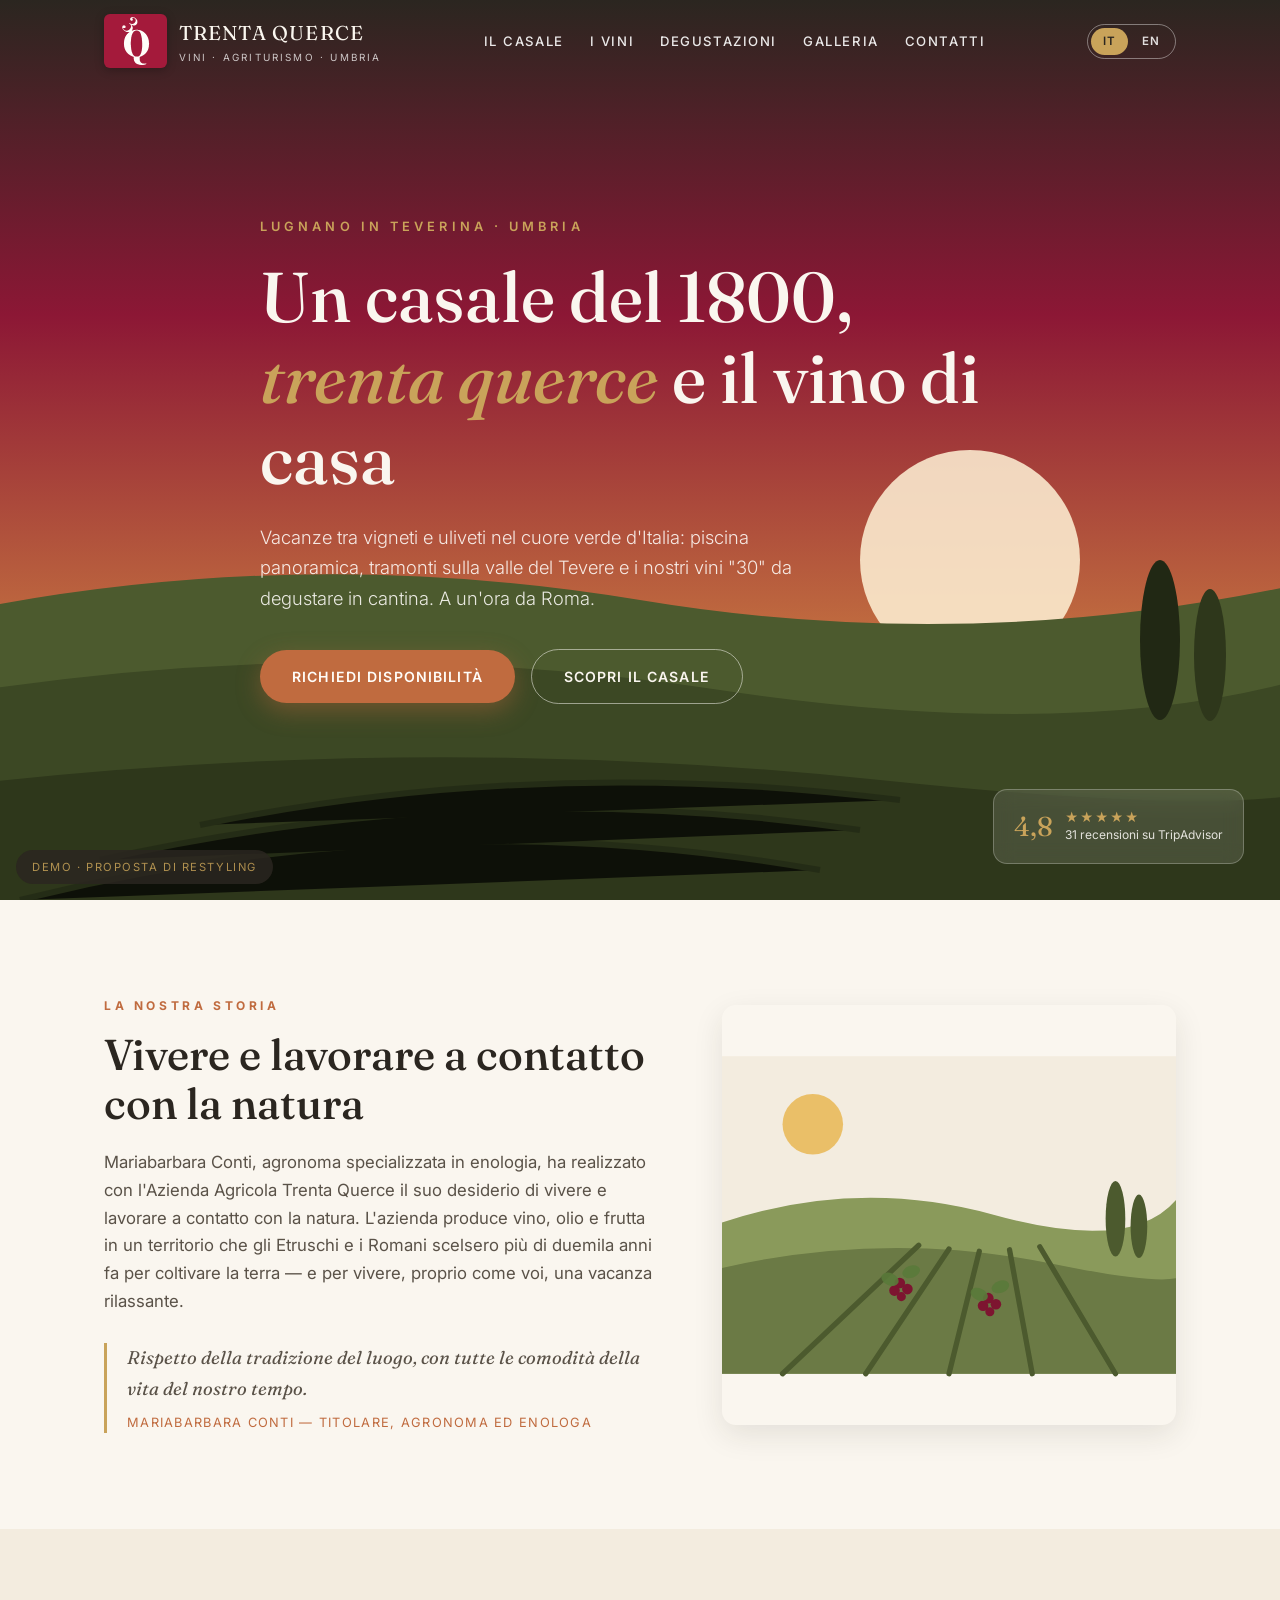
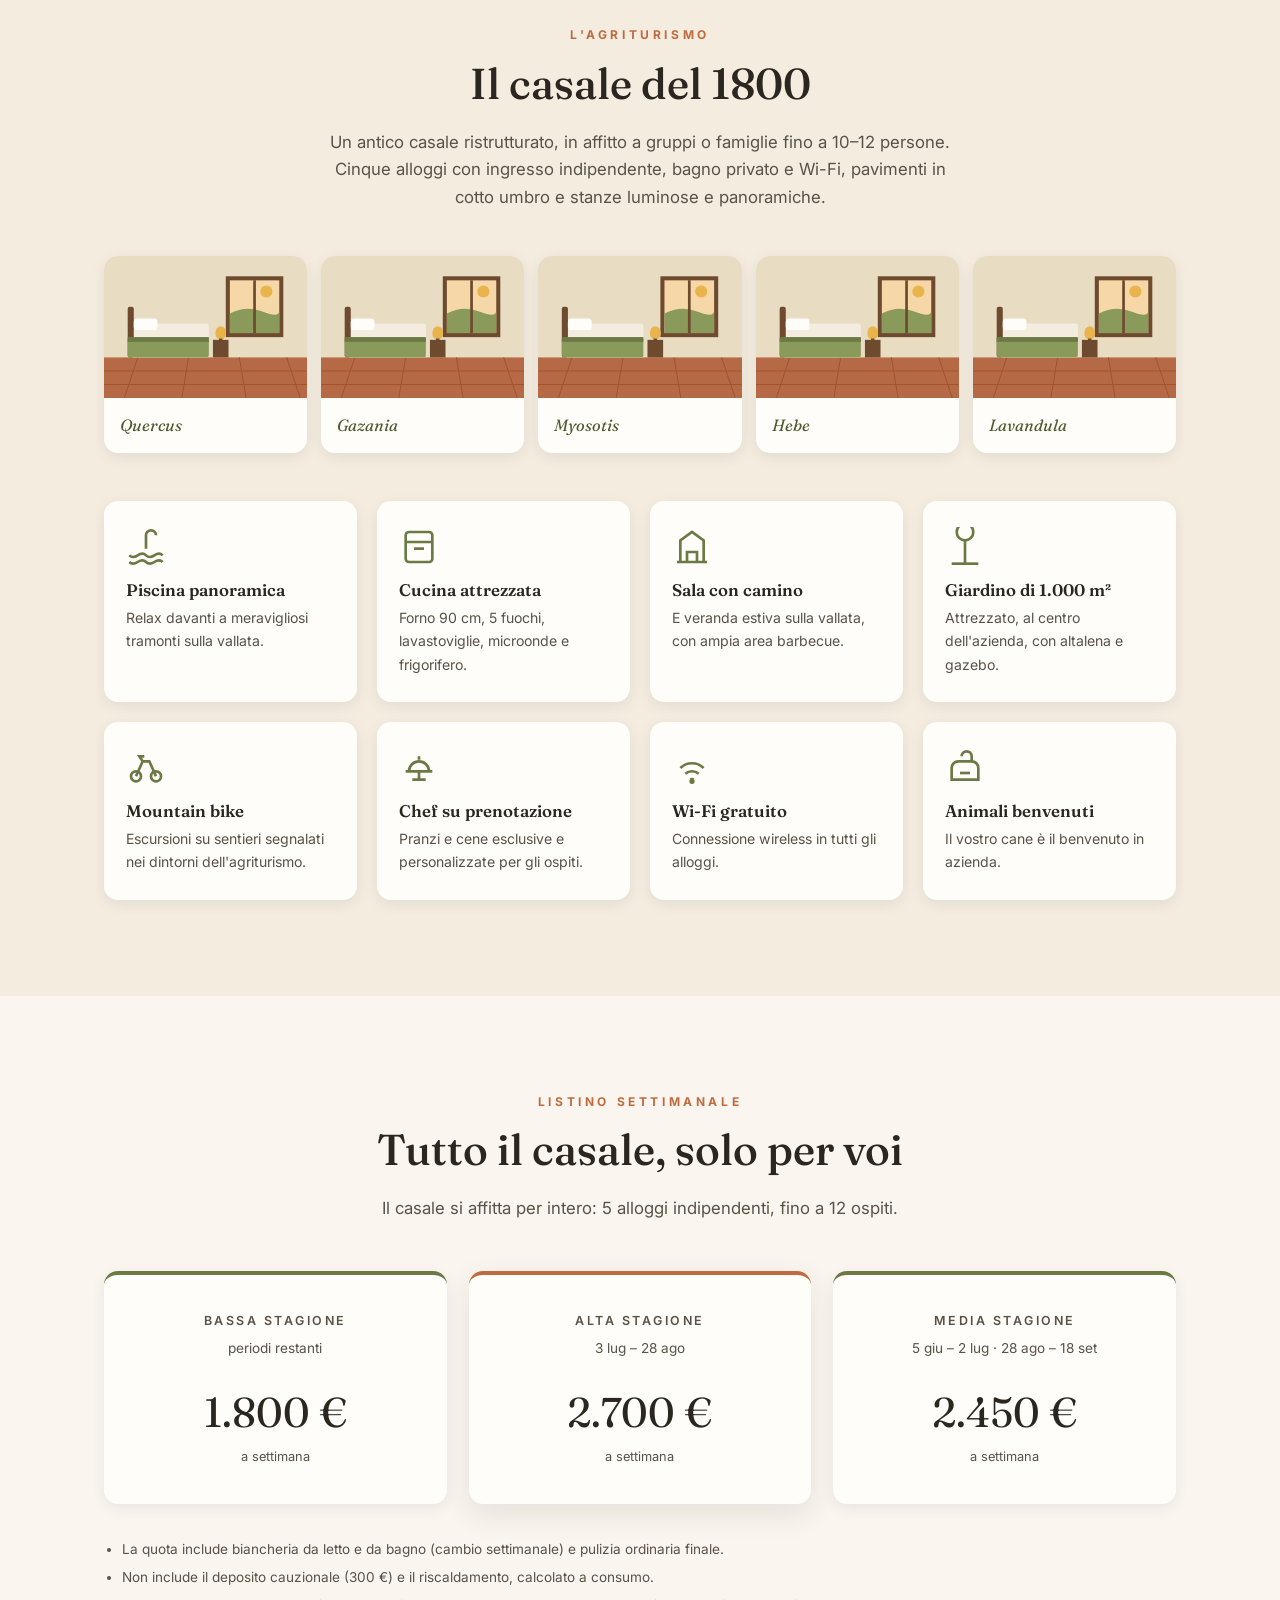
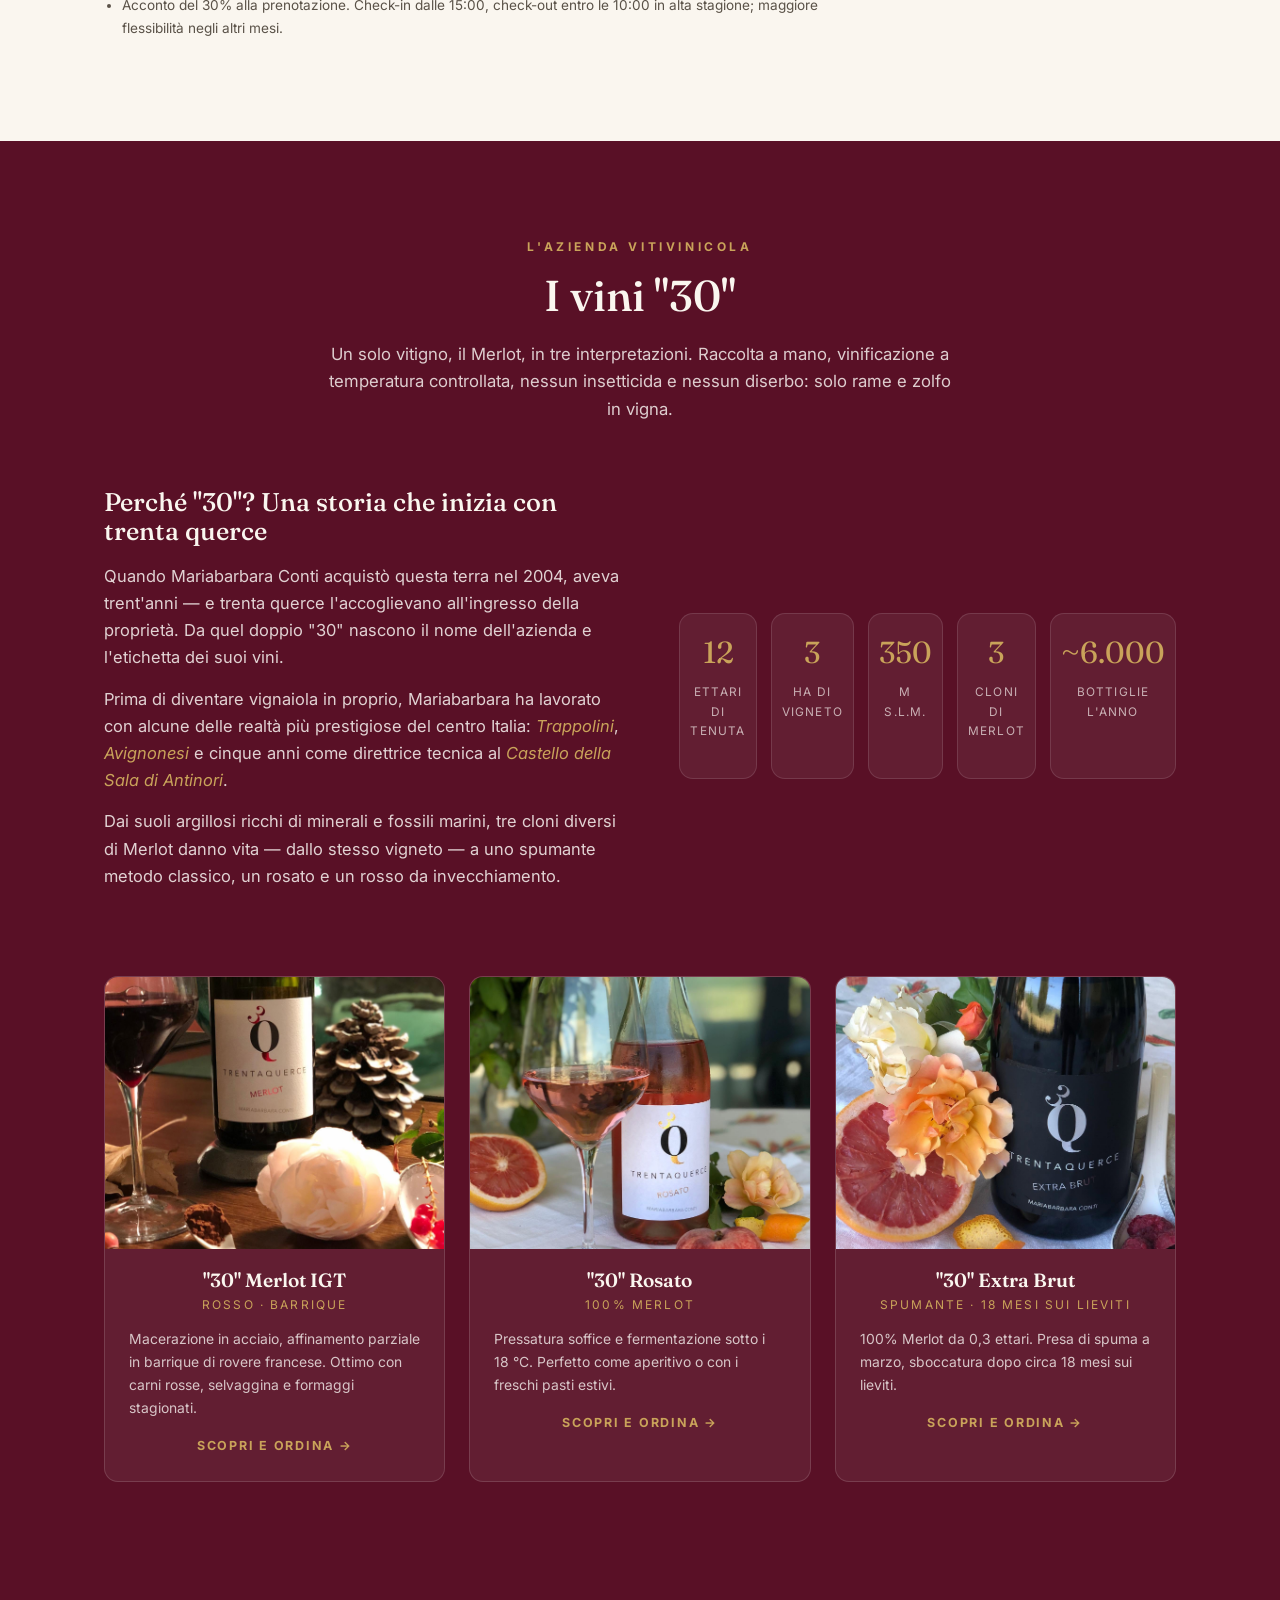
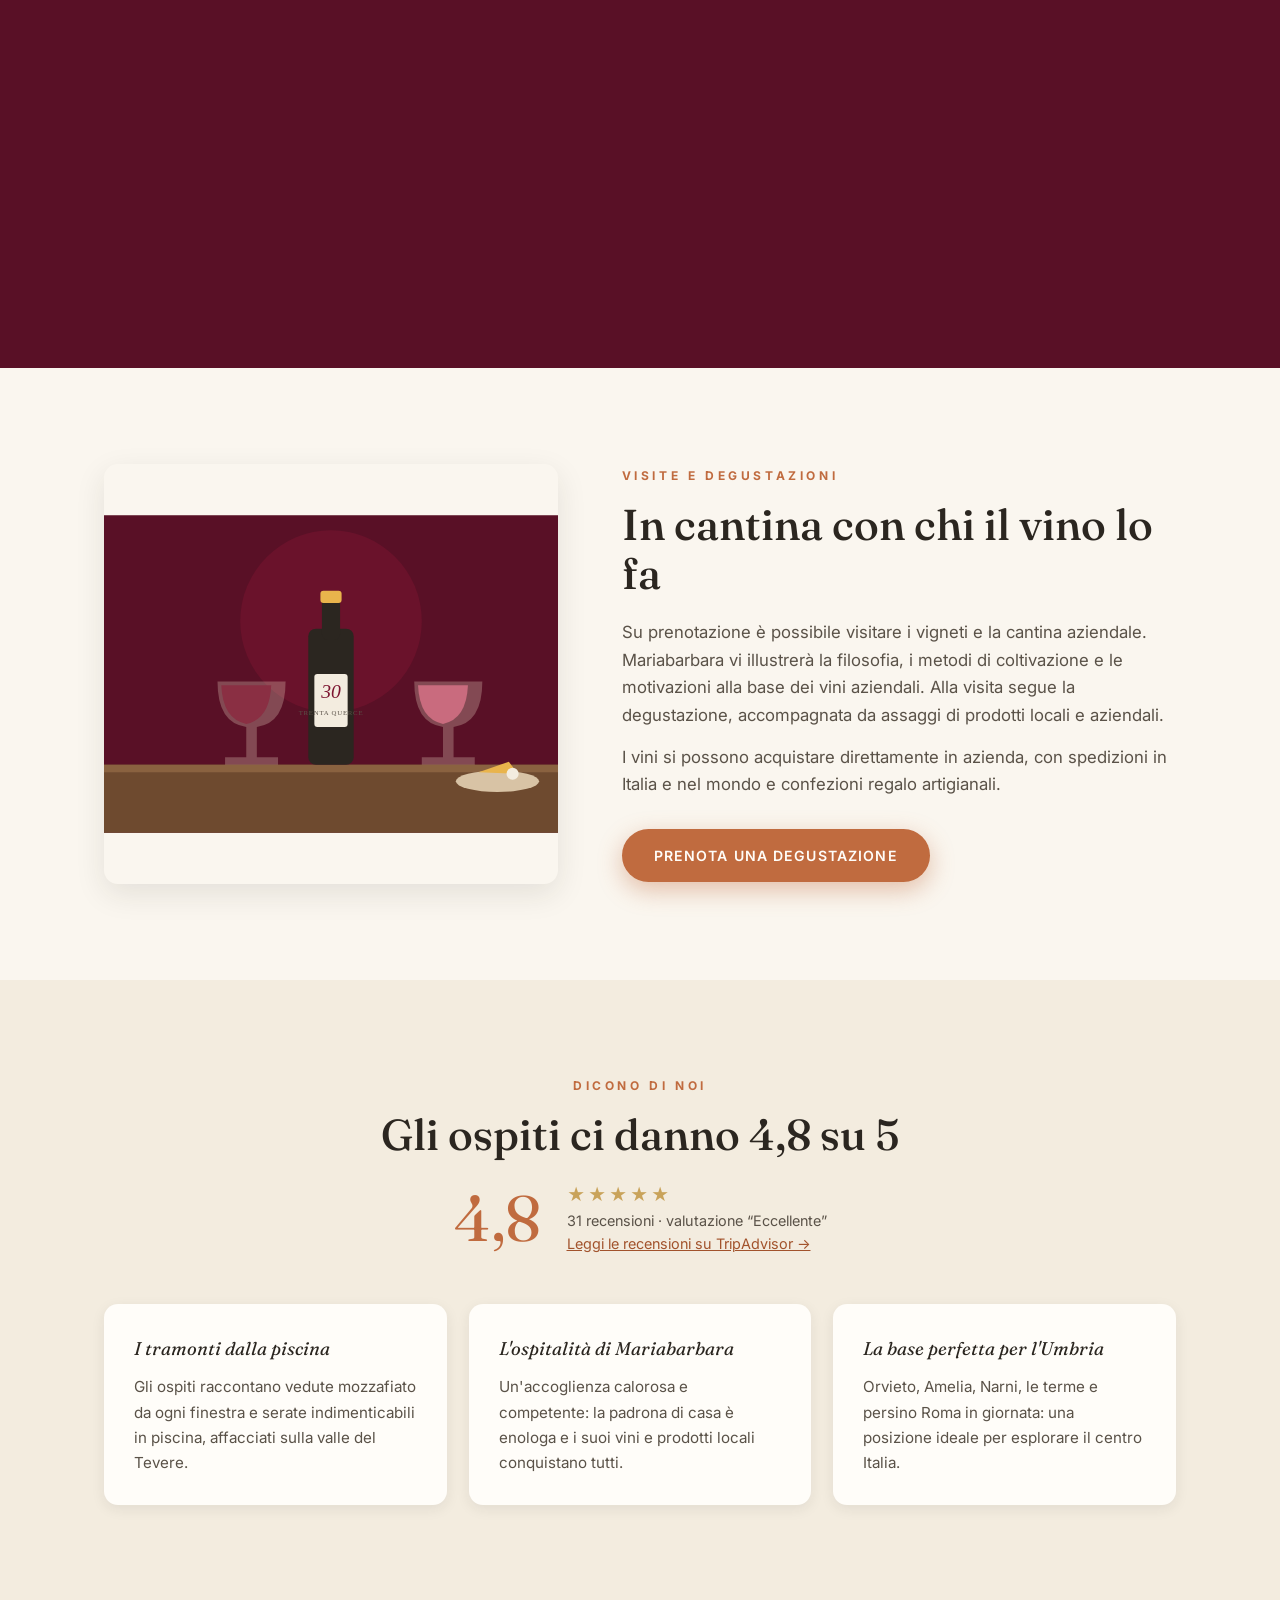
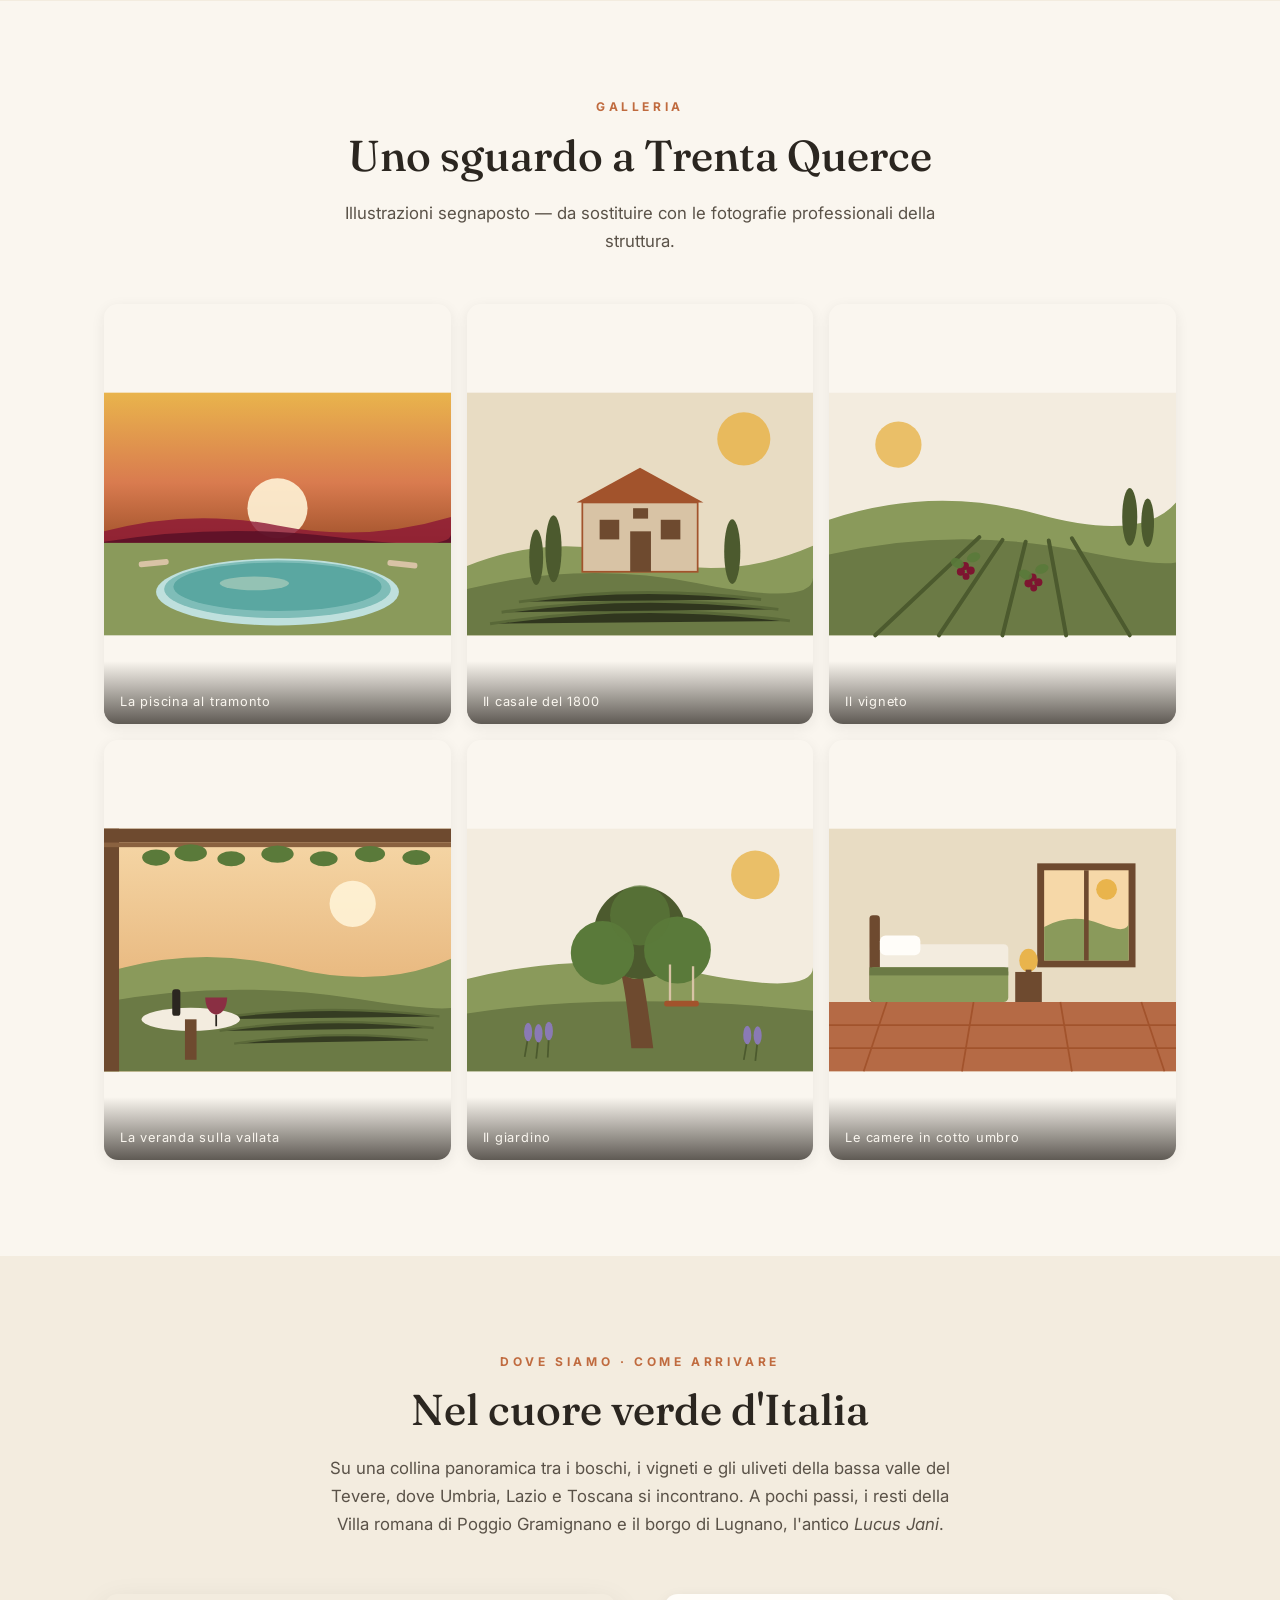
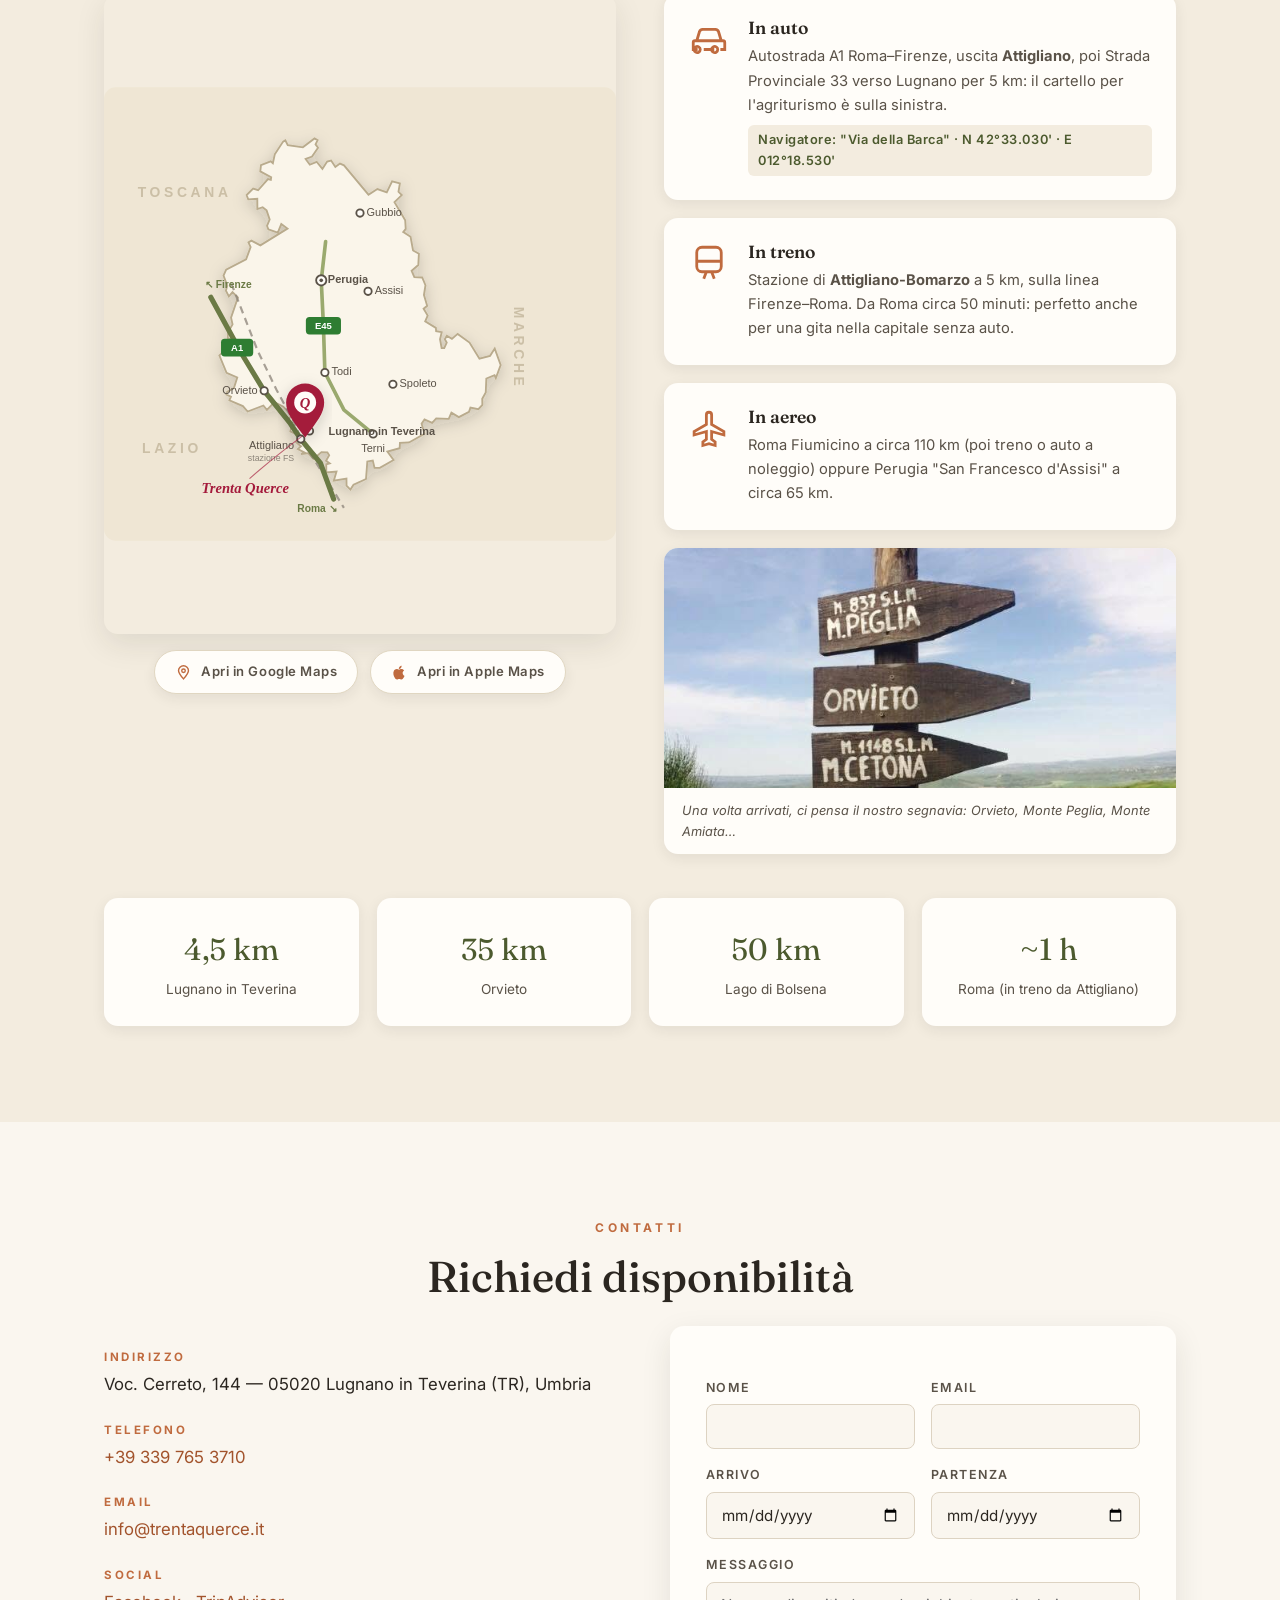
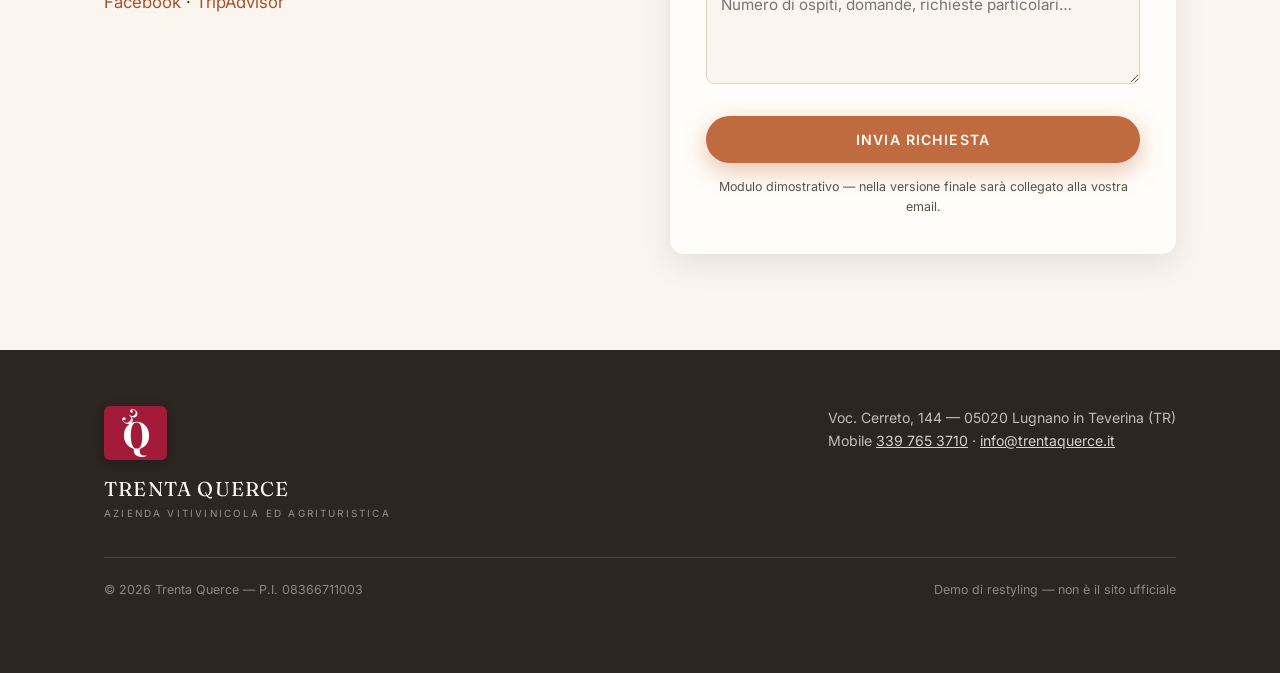
<file: index.html>
﻿<!DOCTYPE html>
<html lang="it">
<head>
  <meta charset="UTF-8">
  <meta name="viewport" content="width=device-width, initial-scale=1.0">
  <title>Trenta Querce — Agriturismo e Azienda Vitivinicola in Umbria | Lugnano in Teverina</title>
  <meta name="description" content="Agriturismo con piscina panoramica e vini propri nel cuore dell'Umbria. Casale del 1800 per 10-12 persone, degustazioni in cantina, a 35 km da Orvieto e a un'ora da Roma.">
  <link rel="alternate" hreflang="it" href="https://www.trentaquerce.it/">
  <link rel="alternate" hreflang="en" href="https://www.trentaquerce.it/en/">
  <link rel="preconnect" href="https://fonts.googleapis.com">
  <link rel="preconnect" href="https://fonts.gstatic.com" crossorigin>
  <link href="https://fonts.googleapis.com/css2?family=Fraunces:ital,wght@0,400;0,500;0,600;1,400;1,500&family=Inter:wght@300;400;500;600;700&display=swap" rel="stylesheet">
  <link rel="stylesheet" href="assets/style.css?v=2">
  <link rel="icon" type="image/png" href="assets/img/logo-full.png">
  <script type="application/ld+json">
  {
    "@context": "https://schema.org",
    "@type": ["LodgingBusiness", "Winery"],
    "name": "Trenta Querce",
    "description": "Azienda vitivinicola ed agriturismo in Umbria: casale del 1800 con piscina panoramica per 10-12 persone, vini propri e degustazioni.",
    "address": {
      "@type": "PostalAddress",
      "streetAddress": "Voc. Cerreto, 144",
      "addressLocality": "Lugnano in Teverina",
      "addressRegion": "Umbria",
      "postalCode": "05020",
      "addressCountry": "IT"
    },
    "telephone": "+39 339 7653710",
    "email": "info@trentaquerce.it",
    "aggregateRating": { "@type": "AggregateRating", "ratingValue": "4.8", "bestRating": "5", "reviewCount": "31" },
    "amenityFeature": [
      { "@type": "LocationFeatureSpecification", "name": "Piscina panoramica", "value": true },
      { "@type": "LocationFeatureSpecification", "name": "Wi-Fi gratuito", "value": true },
      { "@type": "LocationFeatureSpecification", "name": "Parcheggio gratuito", "value": true },
      { "@type": "LocationFeatureSpecification", "name": "Animali ammessi", "value": true }
    ]
  }
  </script>
</head>
<body>

<div class="demo-ribbon">Demo · proposta di restyling</div>

<nav class="nav">
  <div class="container nav-inner">
    <a class="brand" href="#top">
      <img class="brand-logo" src="assets/img/logo.svg" alt="Logo Trenta Querce" width="153" height="132">
      <span>
        <span class="brand-name">Trenta Querce</span>
        <span class="brand-sub">Vini &middot; Agriturismo &middot; Umbria</span>
      </span>
    </a>
    <ul class="nav-links">
      <li><a href="#casale">Il Casale</a></li>
      <li><a href="#vini">I Vini</a></li>
      <li><a href="#degustazioni">Degustazioni</a></li>
      <li><a href="#galleria">Galleria</a></li>
      <li><a href="#contatti">Contatti</a></li>
    </ul>
    <div class="lang-switch">
      <a href="index.html" class="active" aria-current="page">IT</a>
      <a href="en/index.html">EN</a>
    </div>
    <button class="nav-toggle" aria-label="Menu"><span></span><span></span><span></span></button>
  </div>
</nav>

<header class="hero" id="top">
  <div class="hero-bg" aria-hidden="true">
    <svg viewBox="0 0 1440 900" preserveAspectRatio="xMidYMid slice">
      <defs>
        <linearGradient id="hsky" x1="0" y1="0" x2="0" y2="1">
          <stop offset="0" stop-color="#2b2620"/>
          <stop offset=".35" stop-color="#8c1735"/>
          <stop offset=".7" stop-color="#c06b3f"/>
          <stop offset="1" stop-color="#e9b44c"/>
        </linearGradient>
      </defs>
      <rect width="1440" height="900" fill="url(#hsky)"/>
      <circle cx="1050" cy="560" r="110" fill="#fff3d6" opacity=".85"/>
      <path d="M0 620 Q360 540 720 600 T1440 570 V900 H0 Z" fill="#4c5a2e"/>
      <path d="M0 700 Q400 630 800 690 T1440 660 V900 H0 Z" fill="#3c4824"/>
      <path d="M0 790 Q480 730 960 780 T1440 760 V900 H0 Z" fill="#2e371b"/>
      <g stroke="#212814" stroke-width="6" opacity=".7">
        <path d="M100 900 Q500 800 900 870"/>
        <path d="M180 860 Q560 775 940 830"/>
        <path d="M280 825 Q620 755 980 800"/>
      </g>
      <ellipse cx="1240" cy="640" rx="20" ry="80" fill="#212814"/>
      <ellipse cx="1290" cy="655" rx="16" ry="66" fill="#2e371b"/>
    </svg>
  </div>
  <div class="container">
    <div class="hero-content">
      <p class="hero-kicker">Lugnano in Teverina &middot; Umbria</p>
      <h1>Un casale del 1800, <em>trenta querce</em> e il vino di casa</h1>
      <p class="hero-lede">Vacanze tra vigneti e uliveti nel cuore verde d'Italia: piscina panoramica, tramonti sulla valle del Tevere e i nostri vini "30" da degustare in cantina. A un'ora da Roma.</p>
      <div class="hero-ctas">
        <a class="btn btn-primary" href="#contatti">Richiedi disponibilit&agrave;</a>
        <a class="btn btn-ghost" href="#casale">Scopri il casale</a>
      </div>
      <div class="hero-badge">
        <span class="score">4,8</span>
        <span class="label"><span class="stars">★★★★★</span><br>31 recensioni su TripAdvisor</span>
      </div>
    </div>
  </div>
</header>

<section id="storia">
  <div class="container story-grid">
    <div class="reveal">
      <p class="eyebrow">La nostra storia</p>
      <h2 class="section-title">Vivere e lavorare a contatto con la natura</h2>
      <p class="section-intro">Mariabarbara Conti, agronoma specializzata in enologia, ha realizzato con l'Azienda Agricola Trenta Querce il suo desiderio di vivere e lavorare a contatto con la natura. L'azienda produce vino, olio e frutta in un territorio che gli Etruschi e i Romani scelsero pi&ugrave; di duemila anni fa per coltivare la terra — e per vivere, proprio come voi, una vacanza rilassante.</p>
      <blockquote class="story-quote">
        Rispetto della tradizione del luogo, con tutte le comodit&agrave; della vita del nostro tempo.
        <cite>Mariabarbara Conti — titolare, agronoma ed enologa</cite>
      </blockquote>
    </div>
    <div class="story-figure reveal">
      <img src="assets/img/vigneto.svg" alt="Il vigneto di Trenta Querce" width="600" height="420">
    </div>
  </div>
</section>

<section id="casale" class="section-alt">
  <div class="container">
    <div class="center reveal">
      <p class="eyebrow">L'agriturismo</p>
      <h2 class="section-title">Il casale del 1800</h2>
      <p class="section-intro">Un antico casale ristrutturato, in affitto a gruppi o famiglie fino a 10–12 persone. Cinque alloggi con ingresso indipendente, bagno privato e Wi-Fi, pavimenti in cotto umbro e stanze luminose e panoramiche.</p>
    </div>

    <div class="apt-strip reveal">
      <div class="apt"><img src="assets/img/camera.svg" alt="Alloggio Quercus"><div class="apt-name">Quercus</div></div>
      <div class="apt"><img src="assets/img/camera.svg" alt="Alloggio Gazania"><div class="apt-name">Gazania</div></div>
      <div class="apt"><img src="assets/img/camera.svg" alt="Alloggio Myosotis"><div class="apt-name">Myosotis</div></div>
      <div class="apt"><img src="assets/img/camera.svg" alt="Alloggio Hebe"><div class="apt-name">Hebe</div></div>
      <div class="apt"><img src="assets/img/camera.svg" alt="Alloggio Lavandula"><div class="apt-name">Lavandula</div></div>
    </div>

    <div class="amenity-grid">
      <div class="amenity reveal">
        <svg class="icon" viewBox="0 0 24 24" fill="none" stroke="currentColor" stroke-width="1.6"><path d="M2 17q2 2 5 0t5 0 5 0 5 0M2 21q2 2 5 0t5 0 5 0 5 0"/><path d="M12 13V5a3 3 0 0 1 6 0"/></svg>
        <h3>Piscina panoramica</h3>
        <p>Relax davanti a meravigliosi tramonti sulla vallata.</p>
      </div>
      <div class="amenity reveal">
        <svg class="icon" viewBox="0 0 24 24" fill="none" stroke="currentColor" stroke-width="1.6"><rect x="4" y="3" width="16" height="18" rx="2"/><path d="M4 9h16M9 13h6"/></svg>
        <h3>Cucina attrezzata</h3>
        <p>Forno 90 cm, 5 fuochi, lavastoviglie, microonde e frigorifero.</p>
      </div>
      <div class="amenity reveal">
        <svg class="icon" viewBox="0 0 24 24" fill="none" stroke="currentColor" stroke-width="1.6"><path d="M3 21h18M5 21V8l7-5 7 5v13M9 21v-6h6v6"/></svg>
        <h3>Sala con camino</h3>
        <p>E veranda estiva sulla vallata, con ampia area barbecue.</p>
      </div>
      <div class="amenity reveal">
        <svg class="icon" viewBox="0 0 24 24" fill="none" stroke="currentColor" stroke-width="1.6"><path d="M12 22V8M12 8a5 5 0 1 0-5-5 5 5 0 0 0 5 5zm0 0a5 5 0 1 1 5-5"/><path d="M4 22h16"/></svg>
        <h3>Giardino di 1.000 m²</h3>
        <p>Attrezzato, al centro dell'azienda, con altalena e gazebo.</p>
      </div>
      <div class="amenity reveal">
        <svg class="icon" viewBox="0 0 24 24" fill="none" stroke="currentColor" stroke-width="1.6"><circle cx="6" cy="17" r="3"/><circle cx="18" cy="17" r="3"/><path d="M6 17 10 8h4l4 9M10 8 8 5h3"/></svg>
        <h3>Mountain bike</h3>
        <p>Escursioni su sentieri segnalati nei dintorni dell'agriturismo.</p>
      </div>
      <div class="amenity reveal">
        <svg class="icon" viewBox="0 0 24 24" fill="none" stroke="currentColor" stroke-width="1.6"><path d="M4 14h16M6 14a6 6 0 0 1 12 0M12 5v2M12 14v5m-4 0h8"/></svg>
        <h3>Chef su prenotazione</h3>
        <p>Pranzi e cene esclusive e personalizzate per gli ospiti.</p>
      </div>
      <div class="amenity reveal">
        <svg class="icon" viewBox="0 0 24 24" fill="none" stroke="currentColor" stroke-width="1.6"><path d="M5 12a10 10 0 0 1 14 0M8 15.5a6 6 0 0 1 8 0M11 19a2 2 0 0 1 2 0"/><circle cx="12" cy="20" r=".8" fill="currentColor"/></svg>
        <h3>Wi-Fi gratuito</h3>
        <p>Connessione wireless in tutti gli alloggi.</p>
      </div>
      <div class="amenity reveal">
        <svg class="icon" viewBox="0 0 24 24" fill="none" stroke="currentColor" stroke-width="1.6"><path d="M10 5a3 3 0 0 1 6 0v3H8a4 4 0 0 0-4 4v7h16v-7a4 4 0 0 0-4-4"/><path d="M9 15h6"/></svg>
        <h3>Animali benvenuti</h3>
        <p>Il vostro cane &egrave; il benvenuto in azienda.</p>
      </div>
    </div>
  </div>
</section>

<section id="prezzi">
  <div class="container">
    <div class="center reveal">
      <p class="eyebrow">Listino settimanale</p>
      <h2 class="section-title">Tutto il casale, solo per voi</h2>
      <p class="section-intro">Il casale si affitta per intero: 5 alloggi indipendenti, fino a 12 ospiti.</p>
    </div>
    <div class="price-cards">
      <div class="price-card reveal">
        <p class="season">Bassa stagione</p>
        <p class="dates">periodi restanti</p>
        <p class="price">1.800&nbsp;&euro;</p>
        <p class="per">a settimana</p>
      </div>
      <div class="price-card featured reveal">
        <p class="season">Alta stagione</p>
        <p class="dates">3 lug – 28 ago</p>
        <p class="price">2.700&nbsp;&euro;</p>
        <p class="per">a settimana</p>
      </div>
      <div class="price-card reveal">
        <p class="season">Media stagione</p>
        <p class="dates">5 giu – 2 lug &middot; 28 ago – 18 set</p>
        <p class="price">2.450&nbsp;&euro;</p>
        <p class="per">a settimana</p>
      </div>
    </div>
    <ul class="price-notes reveal">
      <li>La quota include biancheria da letto e da bagno (cambio settimanale) e pulizia ordinaria finale.</li>
      <li>Non include il deposito cauzionale (300&nbsp;&euro;) e il riscaldamento, calcolato a consumo.</li>
      <li>Acconto del 30% alla prenotazione. Check-in dalle 15:00, check-out entro le 10:00 in alta stagione; maggiore flessibilit&agrave; negli altri mesi.</li>
    </ul>
  </div>
</section>

<section id="vini" class="section-dark">
  <div class="container">
    <div class="center reveal">
      <p class="eyebrow">L'azienda vitivinicola</p>
      <h2 class="section-title">I vini "30"</h2>
      <p class="section-intro">Un solo vitigno, il Merlot, in tre interpretazioni. Raccolta a mano, vinificazione a temperatura controllata, nessun insetticida e nessun diserbo: solo rame e zolfo in vigna.</p>
    </div>

    <div class="winery-story reveal">
      <div>
        <h3>Perch&eacute; "30"? Una storia che inizia con trenta querce</h3>
        <p>Quando Mariabarbara Conti acquist&ograve; questa terra nel 2004, aveva trent'anni — e trenta querce l'accoglievano all'ingresso della propriet&agrave;. Da quel doppio "30" nascono il nome dell'azienda e l'etichetta dei suoi vini.</p>
        <p>Prima di diventare vignaiola in proprio, Mariabarbara ha lavorato con alcune delle realt&agrave; pi&ugrave; prestigiose del centro Italia: <span class="accent">Trappolini</span>, <span class="accent">Avignonesi</span> e cinque anni come direttrice tecnica al <span class="accent">Castello della Sala di Antinori</span>.</p>
        <p>Dai suoli argillosi ricchi di minerali e fossili marini, tre cloni diversi di Merlot danno vita — dallo stesso vigneto — a uno spumante metodo classico, un rosato e un rosso da invecchiamento.</p>
      </div>
      <div class="stat-strip">
        <div class="stat"><p class="n">12</p><p class="l">ettari di tenuta</p></div>
        <div class="stat"><p class="n">3</p><p class="l">ha di vigneto</p></div>
        <div class="stat"><p class="n">350</p><p class="l">m s.l.m.</p></div>
        <div class="stat"><p class="n">3</p><p class="l">cloni di Merlot</p></div>
        <div class="stat"><p class="n">~6.000</p><p class="l">bottiglie l'anno</p></div>
      </div>
    </div>

    <div class="wine-grid">
      <div class="wine-card reveal" data-modal="modal-merlot" role="button" tabindex="0" aria-haspopup="dialog">
        <img class="wine-photo" src="assets/img/vino-merlot.jpg" alt="Bottiglia di Trentaquerce Merlot con calice">
        <h3>"30" Merlot IGT</h3>
        <p class="type">Rosso &middot; barrique</p>
        <p>Macerazione in acciaio, affinamento parziale in barrique di rovere francese. Ottimo con carni rosse, selvaggina e formaggi stagionati.</p>
        <span class="wine-more">Scopri e ordina &rarr;</span>
      </div>
      <div class="wine-card reveal" data-modal="modal-rosato" role="button" tabindex="0" aria-haspopup="dialog">
        <img class="wine-photo" src="assets/img/vino-rosato.jpg" alt="Bottiglia di Trentaquerce Rosato con calice">
        <h3>"30" Rosato</h3>
        <p class="type">100% Merlot</p>
        <p>Pressatura soffice e fermentazione sotto i 18&nbsp;&deg;C. Perfetto come aperitivo o con i freschi pasti estivi.</p>
        <span class="wine-more">Scopri e ordina &rarr;</span>
      </div>
      <div class="wine-card reveal" data-modal="modal-extrabrut" role="button" tabindex="0" aria-haspopup="dialog">
        <img class="wine-photo" src="assets/img/vino-extrabrut.jpg" alt="Bottiglia di Trentaquerce Extra Brut">
        <h3>"30" Extra Brut</h3>
        <p class="type">Spumante &middot; 18 mesi sui lieviti</p>
        <p>100% Merlot da 0,3 ettari. Presa di spuma a marzo, sboccatura dopo circa 18 mesi sui lieviti.</p>
        <span class="wine-more">Scopri e ordina &rarr;</span>
      </div>
    </div>

    <dialog id="modal-merlot" class="wine-modal">
      <button class="modal-close" aria-label="Chiudi">&times;</button>
      <div class="modal-grid">
        <img src="assets/img/vino-merlot.jpg" alt="Trentaquerce Merlot">
        <div class="modal-body">
          <p class="type">Rosso &middot; Merlot IGT Umbria</p>
          <h3>"30" Merlot</h3>
          <p>Raccolta a mano in piccole cassette, macerazione in acciaio a temperatura controllata sotto i 28&nbsp;&deg;C. Un 10% del vino affina in barrique di rovere francese, dove svolge la fermentazione malolattica; dopo l'assemblaggio, circa 2 mesi di affinamento in bottiglia.</p>
          <p>Da parte del Merlot nasce anche la <em>Riduzione di Vino</em>: un nettare denso per formaggi, carni e insalate.</p>
          <dl class="wine-facts">
            <div><dt>Abbinamenti</dt><dd>carni rosse, selvaggina, formaggi stagionati</dd></div>
            <div><dt>Servizio</dt><dd>18–20&nbsp;&deg;C, in bicchieri di buone dimensioni</dd></div>
            <div><dt>Conservazione</dt><dd>qualche anno a circa 16&nbsp;&deg;C, coricato</dd></div>
          </dl>
          <div class="order-box">
            <h4>Ordina via email</h4>
            <p class="hint">Aggiungi anche pi&ugrave; vini alla stessa richiesta: vi risponderemo con prezzi, disponibilit&agrave; e costi di spedizione. Senza impegno.</p>
            <div class="order-row">
              <label>Bottiglie <input type="number" value="6" min="1" max="120"></label>
              <button class="btn btn-primary add-order" data-wine='"30" Merlot IGT Umbria'>Aggiungi alla richiesta</button>
            </div>
          </div>
        </div>
      </div>
    </dialog>

    <dialog id="modal-rosato" class="wine-modal">
      <button class="modal-close" aria-label="Chiudi">&times;</button>
      <div class="modal-grid">
        <img src="assets/img/vino-rosato.jpg" alt="Trentaquerce Rosato">
        <div class="modal-body">
          <p class="type">Rosato &middot; 100% Merlot</p>
          <h3>"30" Rosato</h3>
          <p>Uve raccolte a mano in agosto, pressatura soffice al torchio verticale con un paio d'ore sulle bucce. Dopo un giorno di raffreddamento a 10&nbsp;&deg;C, solo la frazione pi&ugrave; pulita del mosto fermenta sotto i 18&nbsp;&deg;C. Circa 2 mesi di affinamento in bottiglia.</p>
          <dl class="wine-facts">
            <div><dt>Abbinamenti</dt><dd>aperitivo, freschi pasti estivi</dd></div>
            <div><dt>Servizio</dt><dd>intorno ai 14&nbsp;&deg;C</dd></div>
            <div><dt>Conservazione</dt><dd>un paio d'anni a circa 16&nbsp;&deg;C, coricato</dd></div>
          </dl>
          <div class="order-box">
            <h4>Ordina via email</h4>
            <p class="hint">Aggiungi anche pi&ugrave; vini alla stessa richiesta: vi risponderemo con prezzi, disponibilit&agrave; e costi di spedizione. Senza impegno.</p>
            <div class="order-row">
              <label>Bottiglie <input type="number" value="6" min="1" max="120"></label>
              <button class="btn btn-primary add-order" data-wine='"30" Rosato'>Aggiungi alla richiesta</button>
            </div>
          </div>
        </div>
      </div>
    </dialog>

    <dialog id="modal-extrabrut" class="wine-modal">
      <button class="modal-close" aria-label="Chiudi">&times;</button>
      <div class="modal-grid">
        <img src="assets/img/vino-extrabrut.jpg" alt="Trentaquerce Extra Brut">
        <div class="modal-body">
          <p class="type">Spumante metodo classico &middot; 100% Merlot</p>
          <h3>"30" Extra Brut</h3>
          <p>Da 0,3 ettari di vigneto, raccolta a mano a inizio agosto al perfetto equilibrio tra gradazione, acidit&agrave; e pH. Pressatura soffice, fermentazione sotto i 18&nbsp;&deg;C, presa di spuma a marzo e almeno 18 mesi sui lieviti prima della sboccatura.</p>
          <p>In vigna: nessun insetticida e nessun diserbo, solo rame e zolfo.</p>
          <dl class="wine-facts">
            <div><dt>Vitigno</dt><dd>100% Merlot, resa 100 q/ha</dd></div>
            <div><dt>Affinamento</dt><dd>~18 mesi sui lieviti</dd></div>
            <div><dt>Servizio</dt><dd>ben freddo, come aperitivo o a tutto pasto</dd></div>
          </dl>
          <div class="order-box">
            <h4>Ordina via email</h4>
            <p class="hint">Aggiungi anche pi&ugrave; vini alla stessa richiesta: vi risponderemo con prezzi, disponibilit&agrave; e costi di spedizione. Senza impegno.</p>
            <div class="order-row">
              <label>Bottiglie <input type="number" value="6" min="1" max="120"></label>
              <button class="btn btn-primary add-order" data-wine='"30" Extra Brut'>Aggiungi alla richiesta</button>
            </div>
          </div>
        </div>
      </div>
    </dialog>

    <div class="awards">
      <div class="award reveal">
        <svg class="medal" viewBox="0 0 24 24" fill="none" stroke="currentColor" stroke-width="1.6"><circle cx="12" cy="9" r="6"/><path d="M8.5 14 7 22l5-3 5 3-1.5-8"/></svg>
        <div><h4>Guida Slow Wine</h4><p>Menzione per l'interpretazione dei valori organolettici, territoriali e ambientali.</p></div>
      </div>
      <div class="award reveal">
        <svg class="medal" viewBox="0 0 24 24" fill="none" stroke="currentColor" stroke-width="1.6"><circle cx="12" cy="9" r="6"/><path d="M8.5 14 7 22l5-3 5 3-1.5-8"/></svg>
        <div><h4>La Tuscia del Vino</h4><p>Punteggio massimo tra i vini selezionati nella guida di Carlo Zucchetti.</p></div>
      </div>
      <div class="award reveal">
        <svg class="medal" viewBox="0 0 24 24" fill="none" stroke="currentColor" stroke-width="1.6"><circle cx="12" cy="9" r="6"/><path d="M8.5 14 7 22l5-3 5 3-1.5-8"/></svg>
        <div><h4>"Vini da scoprire"</h4><p>Menzione nella guida di Castagno, Gravina e Rizzari dedicata ai vignaioli appassionati.</p></div>
      </div>
    </div>

    <div class="buy-strip">
      <div class="buy reveal">
        <h4>In azienda</h4>
        <p>Acquisto diretto su appuntamento, con visita e degustazione. Tel. 339 765 3710 o info@trentaquerce.it.</p>
      </div>
      <div class="buy reveal">
        <h4>Nelle enoteche online</h4>
        <p>I vini "30" sono selezionati da enoteche online specializzate in vini naturali e biologici, in Italia e all'estero.</p>
      </div>
      <div class="buy reveal">
        <h4>Spedizioni e regali</h4>
        <p>Spedizioni in Italia e nel mondo. Confezioni regalo artigianali con prodotti di aziende locali selezionate.</p>
      </div>
    </div>
  </div>
</section>

<section id="degustazioni">
  <div class="container tasting-grid">
    <div class="story-figure reveal">
      <img src="assets/img/degustazione.svg" alt="Degustazione di vini in cantina" width="600" height="420">
    </div>
    <div class="reveal">
      <p class="eyebrow">Visite e degustazioni</p>
      <h2 class="section-title">In cantina con chi il vino lo fa</h2>
      <p class="section-intro">Su prenotazione &egrave; possibile visitare i vigneti e la cantina aziendale. Mariabarbara vi illustrer&agrave; la filosofia, i metodi di coltivazione e le motivazioni alla base dei vini aziendali. Alla visita segue la degustazione, accompagnata da assaggi di prodotti locali e aziendali.</p>
      <p class="section-intro" style="margin-top:14px">I vini si possono acquistare direttamente in azienda, con spedizioni in Italia e nel mondo e confezioni regalo artigianali.</p>
      <div class="hero-ctas" style="margin-top:30px">
        <a class="btn btn-primary" href="#contatti">Prenota una degustazione</a>
      </div>
    </div>
  </div>
</section>

<section id="recensioni" class="section-alt">
  <div class="container">
    <div class="center reveal">
      <p class="eyebrow">Dicono di noi</p>
      <h2 class="section-title">Gli ospiti ci danno 4,8 su 5</h2>
    </div>
    <div class="review-summary reveal">
      <span class="big-score">4,8</span>
      <span class="meta">
        <span class="stars">★★★★★</span><br>
        31 recensioni &middot; valutazione &ldquo;Eccellente&rdquo;<br>
        <a href="https://www.tripadvisor.com/Hotel_Review-g1830838-d2041931-Reviews-Trenta_Querce-Lugnano_in_Teverina_Province_of_Terni_Umbria.html" target="_blank" rel="noopener">Leggi le recensioni su TripAdvisor →</a>
      </span>
    </div>
    <div class="review-highlights">
      <div class="review-card reveal">
        <p class="theme">I tramonti dalla piscina</p>
        <p>Gli ospiti raccontano vedute mozzafiato da ogni finestra e serate indimenticabili in piscina, affacciati sulla valle del Tevere.</p>
      </div>
      <div class="review-card reveal">
        <p class="theme">L'ospitalit&agrave; di Mariabarbara</p>
        <p>Un'accoglienza calorosa e competente: la padrona di casa &egrave; enologa e i suoi vini e prodotti locali conquistano tutti.</p>
      </div>
      <div class="review-card reveal">
        <p class="theme">La base perfetta per l'Umbria</p>
        <p>Orvieto, Amelia, Narni, le terme e persino Roma in giornata: una posizione ideale per esplorare il centro Italia.</p>
      </div>
    </div>
  </div>
</section>

<section id="galleria">
  <div class="container">
    <div class="center reveal">
      <p class="eyebrow">Galleria</p>
      <h2 class="section-title">Uno sguardo a Trenta Querce</h2>
      <p class="section-intro">Illustrazioni segnaposto — da sostituire con le fotografie professionali della struttura.</p>
    </div>
    <div class="gallery-grid">
      <figure class="gallery-item reveal"><img src="assets/img/piscina.svg" alt="La piscina al tramonto" width="600" height="420"><figcaption class="caption">La piscina al tramonto</figcaption></figure>
      <figure class="gallery-item reveal"><img src="assets/img/casale.svg" alt="Il casale del 1800" width="600" height="420"><figcaption class="caption">Il casale del 1800</figcaption></figure>
      <figure class="gallery-item reveal"><img src="assets/img/vigneto.svg" alt="Il vigneto" width="600" height="420"><figcaption class="caption">Il vigneto</figcaption></figure>
      <figure class="gallery-item reveal"><img src="assets/img/veranda.svg" alt="La veranda sulla vallata" width="600" height="420"><figcaption class="caption">La veranda sulla vallata</figcaption></figure>
      <figure class="gallery-item reveal"><img src="assets/img/giardino.svg" alt="Il giardino e la quercia" width="600" height="420"><figcaption class="caption">Il giardino</figcaption></figure>
      <figure class="gallery-item reveal"><img src="assets/img/camera.svg" alt="Le camere con cotto umbro" width="600" height="420"><figcaption class="caption">Le camere in cotto umbro</figcaption></figure>
    </div>
  </div>
</section>

<section id="posizione" class="section-alt">
  <div class="container">
    <div class="center reveal">
      <p class="eyebrow">Dove siamo &middot; Come arrivare</p>
      <h2 class="section-title">Nel cuore verde d'Italia</h2>
      <p class="section-intro">Su una collina panoramica tra i boschi, i vigneti e gli uliveti della bassa valle del Tevere, dove Umbria, Lazio e Toscana si incontrano. A pochi passi, i resti della Villa romana di Poggio Gramignano e il borgo di Lugnano, l'antico <em>Lucus Jani</em>.</p>
    </div>
    <div class="arrive-grid">
      <div class="map-col reveal">
        <div class="map-figure">
          <img src="assets/img/mappa.svg" alt="Mappa: come arrivare a Trenta Querce in Umbria" width="700" height="640">
        </div>
        <div class="map-links">
          <a class="map-link" href="https://www.google.com/maps/dir/?api=1&amp;destination=42.5505,12.30883" target="_blank" rel="noopener">
            <svg viewBox="0 0 24 24" fill="none" stroke="currentColor" stroke-width="2"><path d="M12 21c-4-4.5-7-8-7-11.5a7 7 0 0 1 14 0C19 13 16 16.5 12 21z"/><circle cx="12" cy="9.5" r="2.5"/></svg>
            Apri in Google Maps
          </a>
          <a class="map-link" href="https://maps.apple.com/?daddr=42.5505,12.30883&amp;q=Trenta+Querce" target="_blank" rel="noopener">
            <svg viewBox="0 0 24 24" fill="currentColor" stroke="none"><path d="M16.4 12.7c0-2.4 2-3.6 2.1-3.7-1.1-1.7-2.9-1.9-3.5-1.9-1.5-.2-2.9.9-3.7.9-.8 0-1.9-.9-3.2-.8-1.6 0-3.1 1-4 2.4-1.7 3-.4 7.4 1.2 9.8.8 1.2 1.8 2.5 3.1 2.5 1.2-.1 1.7-.8 3.2-.8s1.9.8 3.2.8c1.3 0 2.2-1.2 3-2.4.9-1.4 1.3-2.7 1.3-2.8-.1 0-2.6-1-2.7-4zM14 5.6c.7-.8 1.1-1.9 1-3.1-1 0-2.2.7-2.9 1.5-.6.7-1.2 1.9-1 3 1.1.1 2.2-.6 2.9-1.4z"/></svg>
            Apri in Apple Maps
          </a>
        </div>
      </div>
      <div class="transport">
        <div class="transport-card reveal">
          <svg class="t-icon" viewBox="0 0 24 24" fill="none" stroke="currentColor" stroke-width="1.6"><path d="M5 13 6.5 8a2 2 0 0 1 2-1.5h7a2 2 0 0 1 2 1.5L19 13M4 13h16a1 1 0 0 1 1 1v4h-2.5M4 13a1 1 0 0 0-1 1v4h2.5M7 18a1.75 1.75 0 1 0 0 .01M17 18a1.75 1.75 0 1 0 0 .01M9 18h6"/></svg>
          <div>
            <h3>In auto</h3>
            <p>Autostrada A1 Roma–Firenze, uscita <strong>Attigliano</strong>, poi Strada Provinciale 33 verso Lugnano per 5 km: il cartello per l'agriturismo &egrave; sulla sinistra.</p>
            <span class="gps">Navigatore: "Via della Barca" &middot; N 42&deg;33.030' &middot; E 012&deg;18.530'</span>
          </div>
        </div>
        <div class="transport-card reveal">
          <svg class="t-icon" viewBox="0 0 24 24" fill="none" stroke="currentColor" stroke-width="1.6"><rect x="5" y="3" width="14" height="14" rx="3"/><path d="M5 11h14M9 21l1.5-4M15 21l-1.5-4M8.5 14h.01M15.5 14h.01"/></svg>
          <div>
            <h3>In treno</h3>
            <p>Stazione di <strong>Attigliano-Bomarzo</strong> a 5 km, sulla linea Firenze–Roma. Da Roma circa 50 minuti: perfetto anche per una gita nella capitale senza auto.</p>
          </div>
        </div>
        <div class="transport-card reveal">
          <svg class="t-icon" viewBox="0 0 24 24" fill="none" stroke="currentColor" stroke-width="1.6"><path d="M10.5 4.5a1.5 1.5 0 0 1 3 0V10l7 4v2l-7-2v4.5l2 1.5v2l-3.5-1-3.5 1v-2l2-1.5V14l-7 2v-2l7-4z"/></svg>
          <div>
            <h3>In aereo</h3>
            <p>Roma Fiumicino a circa 110 km (poi treno o auto a noleggio) oppure Perugia "San Francesco d'Assisi" a circa 65 km.</p>
          </div>
        </div>
        <figure class="signpost reveal">
          <img src="assets/img/segnavia.jpg" alt="Il segnavia in legno tra i filari del vigneto" width="640" height="240">
          <figcaption>Una volta arrivati, ci pensa il nostro segnavia: Orvieto, Monte Peglia, Monte Amiata&hellip;</figcaption>
        </figure>
      </div>
    </div>
    <div class="distance-grid">
      <div class="distance reveal"><p class="km">4,5 km</p><p class="place">Lugnano in Teverina</p></div>
      <div class="distance reveal"><p class="km">35 km</p><p class="place">Orvieto</p></div>
      <div class="distance reveal"><p class="km">50 km</p><p class="place">Lago di Bolsena</p></div>
      <div class="distance reveal"><p class="km">~1 h</p><p class="place">Roma (in treno da Attigliano)</p></div>
    </div>
  </div>
</section>

<section id="contatti">
  <div class="container">
    <div class="center reveal">
      <p class="eyebrow">Contatti</p>
      <h2 class="section-title">Richiedi disponibilit&agrave;</h2>
    </div>
    <div class="contact-grid">
      <dl class="contact-info reveal">
        <dt>Indirizzo</dt>
        <dd>Voc. Cerreto, 144 — 05020 Lugnano in Teverina (TR), Umbria</dd>
        <dt>Telefono</dt>
        <dd><a href="tel:+393397653710">+39 339 765 3710</a></dd>
        <dt>Email</dt>
        <dd><a href="mailto:info@trentaquerce.it">info@trentaquerce.it</a></dd>
        <dt>Social</dt>
        <dd><a href="https://m.facebook.com/vinotrentaquerce/" target="_blank" rel="noopener">Facebook</a> &middot; <a href="https://www.tripadvisor.com/Hotel_Review-g1830838-d2041931-Reviews-Trenta_Querce-Lugnano_in_Teverina_Province_of_Terni_Umbria.html" target="_blank" rel="noopener">TripAdvisor</a></dd>
      </dl>
      <div class="form-card reveal">
        <form data-demo-msg="Questo è un demo: il modulo non è ancora collegato. Nella versione finale la richiesta arriverà direttamente via email.">
          <div class="form-row">
            <div><label for="f-name">Nome</label><input id="f-name" type="text" autocomplete="name" required></div>
            <div><label for="f-email">Email</label><input id="f-email" type="email" autocomplete="email" required></div>
          </div>
          <div class="form-row">
            <div><label for="f-arrivo">Arrivo</label><input id="f-arrivo" type="date" required></div>
            <div><label for="f-partenza">Partenza</label><input id="f-partenza" type="date" required></div>
          </div>
          <label for="f-msg">Messaggio</label>
          <textarea id="f-msg" rows="4" placeholder="Numero di ospiti, domande, richieste particolari…"></textarea>
          <button class="btn btn-primary" type="submit">Invia richiesta</button>
          <p class="form-note">Modulo dimostrativo — nella versione finale sar&agrave; collegato alla vostra email.</p>
        </form>
      </div>
    </div>
  </div>
</section>

<footer>
  <div class="container">
    <div class="footer-grid">
      <div>
        <img class="brand-logo" src="assets/img/logo.svg" alt="Logo Trenta Querce" width="153" height="132">
        <span class="brand-name">Trenta Querce</span>
        <span class="brand-sub">Azienda Vitivinicola ed Agrituristica</span>
      </div>
      <div>
        Voc. Cerreto, 144 — 05020 Lugnano in Teverina (TR)<br>
        Mobile <a href="tel:+393397653710">339 765 3710</a> &middot; <a href="mailto:info@trentaquerce.it">info@trentaquerce.it</a>
      </div>
    </div>
    <div class="footer-legal">
      <span>&copy; 2026 Trenta Querce — P.I. 08366711003</span>
      <span>Demo di restyling — non &egrave; il sito ufficiale</span>
    </div>
  </div>
</footer>

<script src="assets/script.js?v=2"></script>
</body>
</html>
</file>
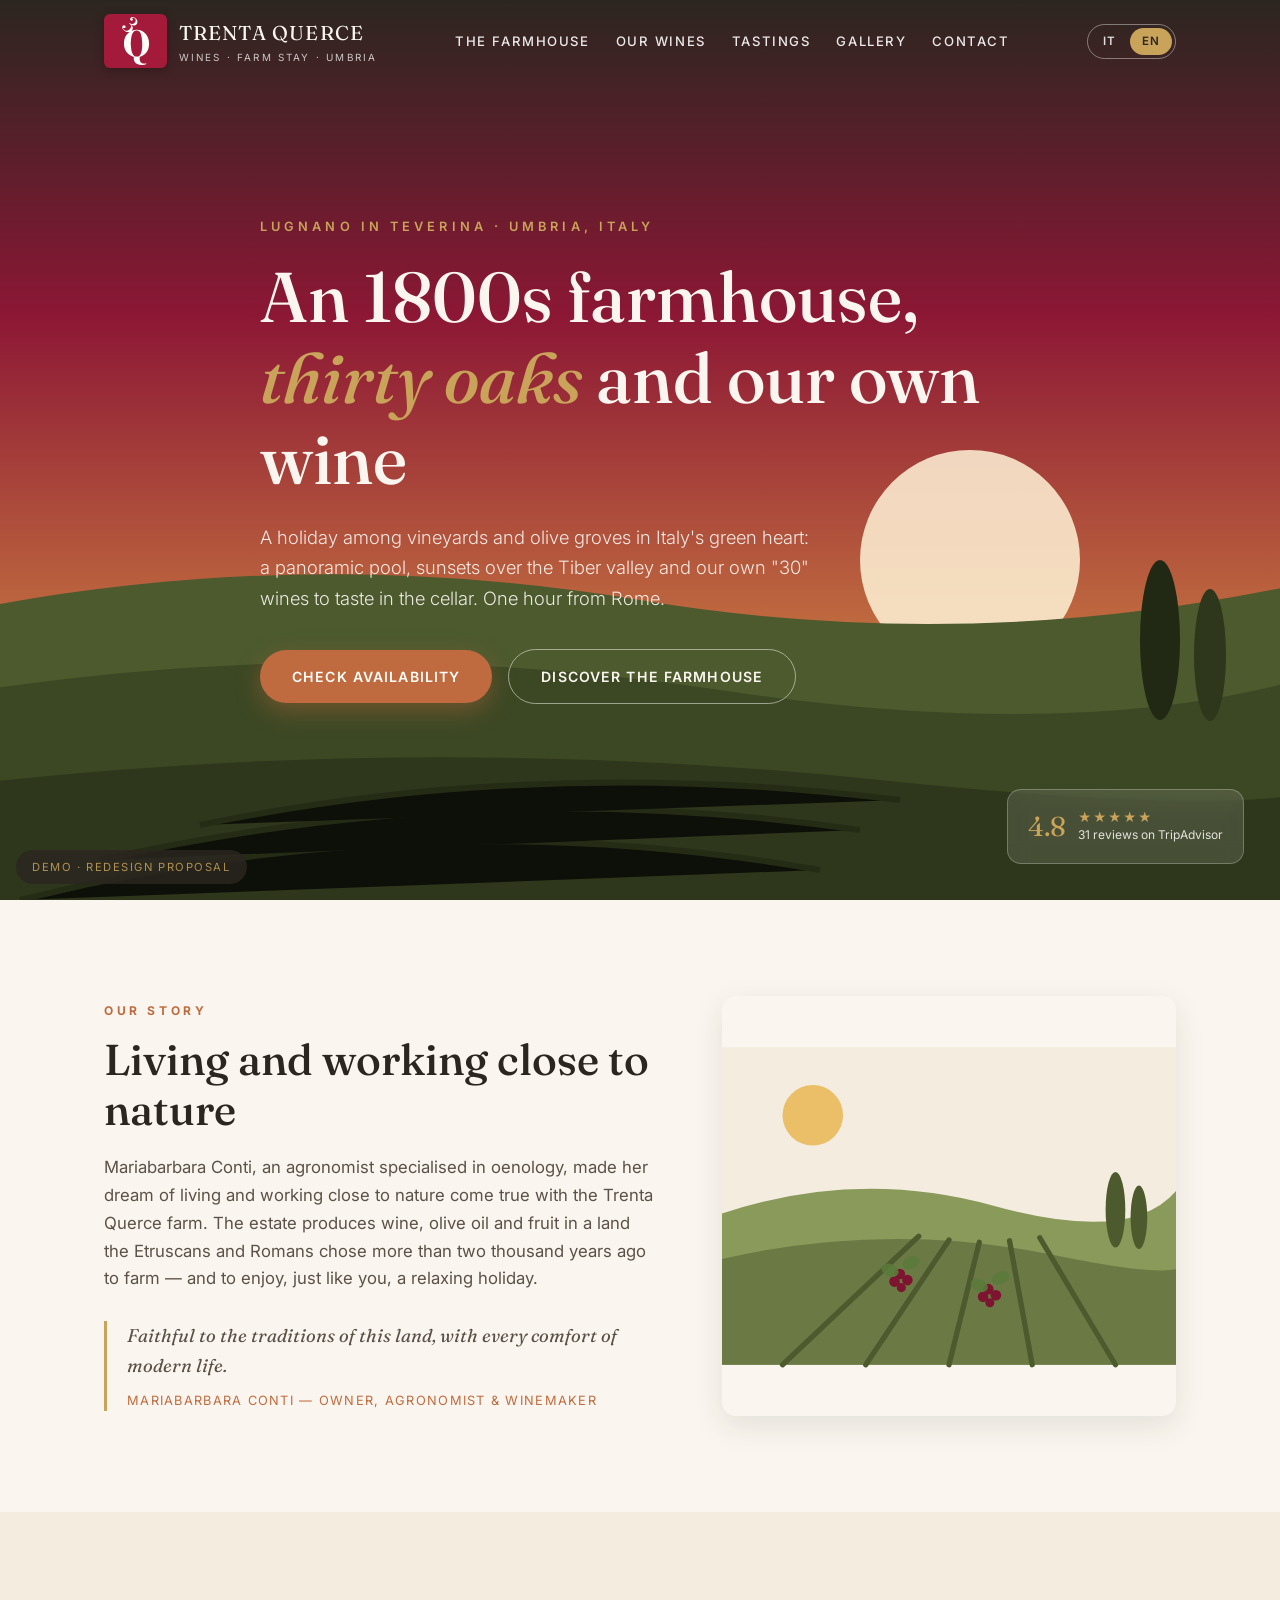
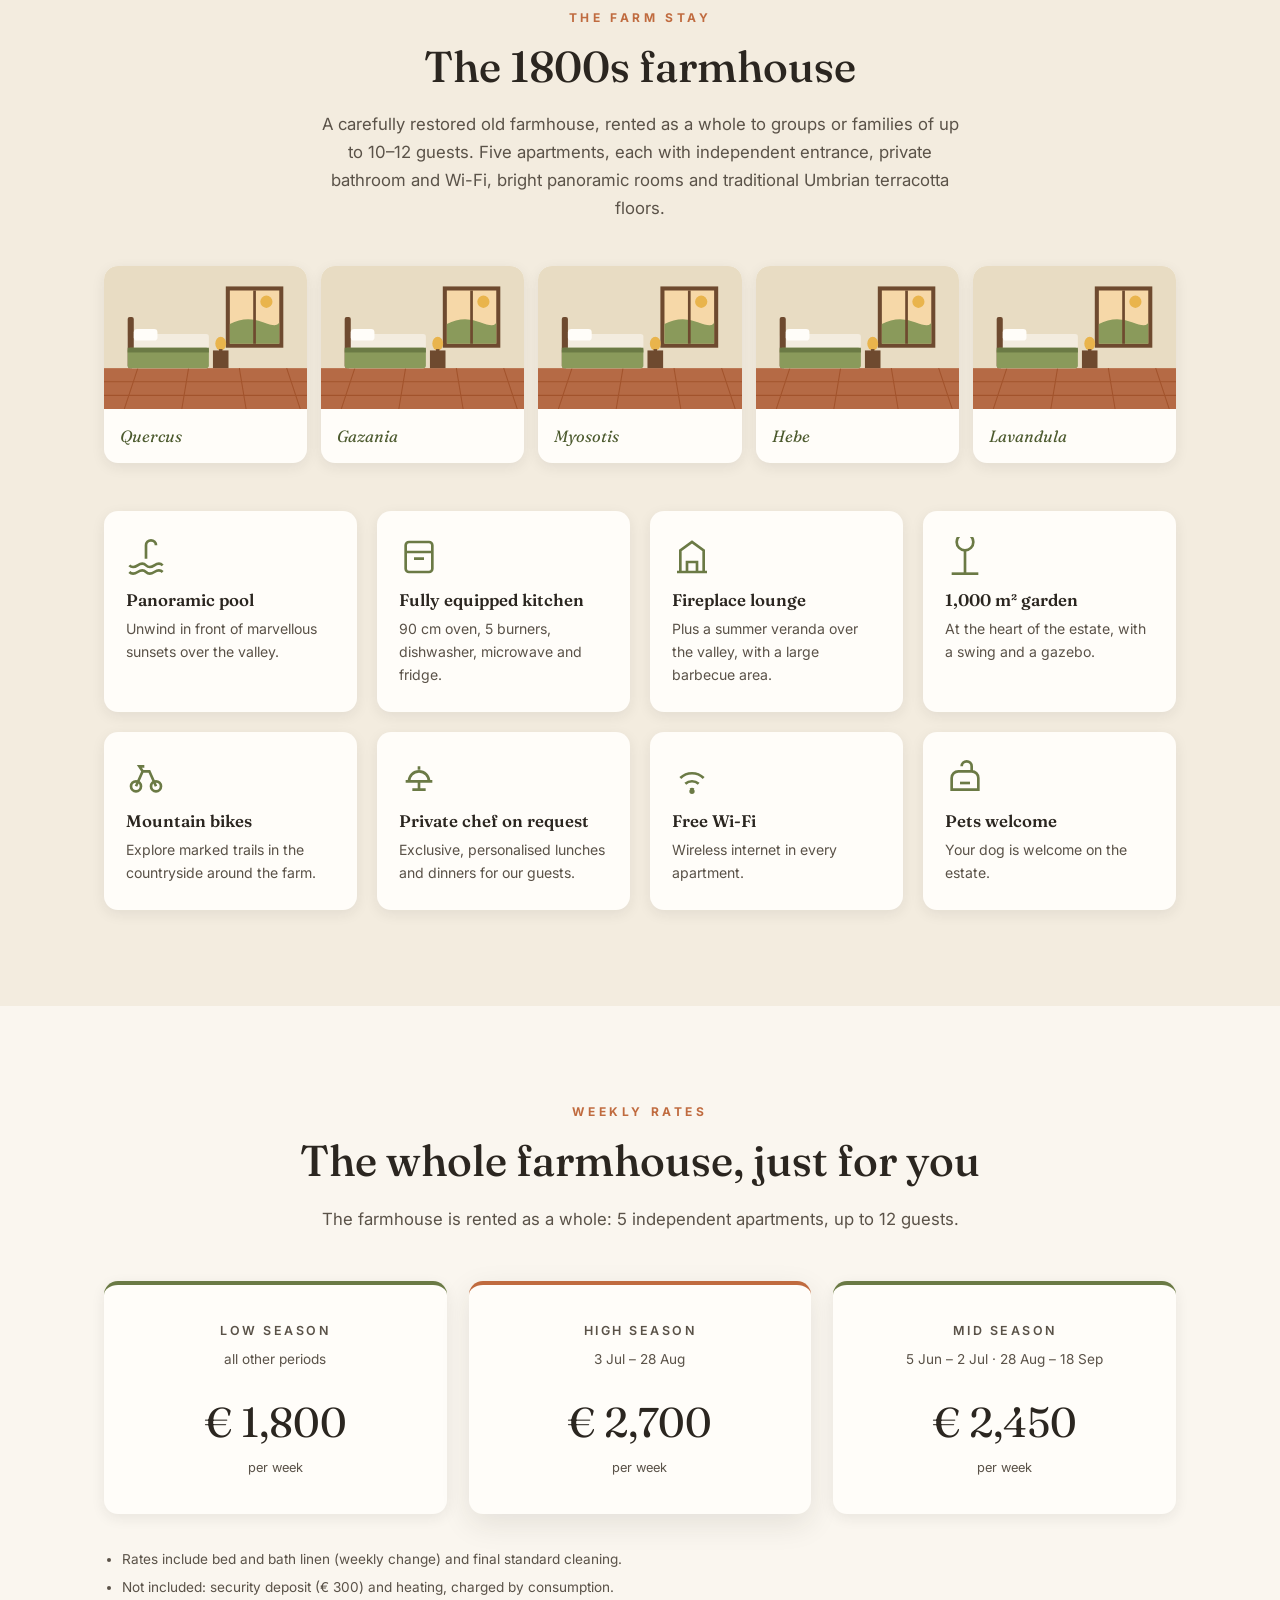
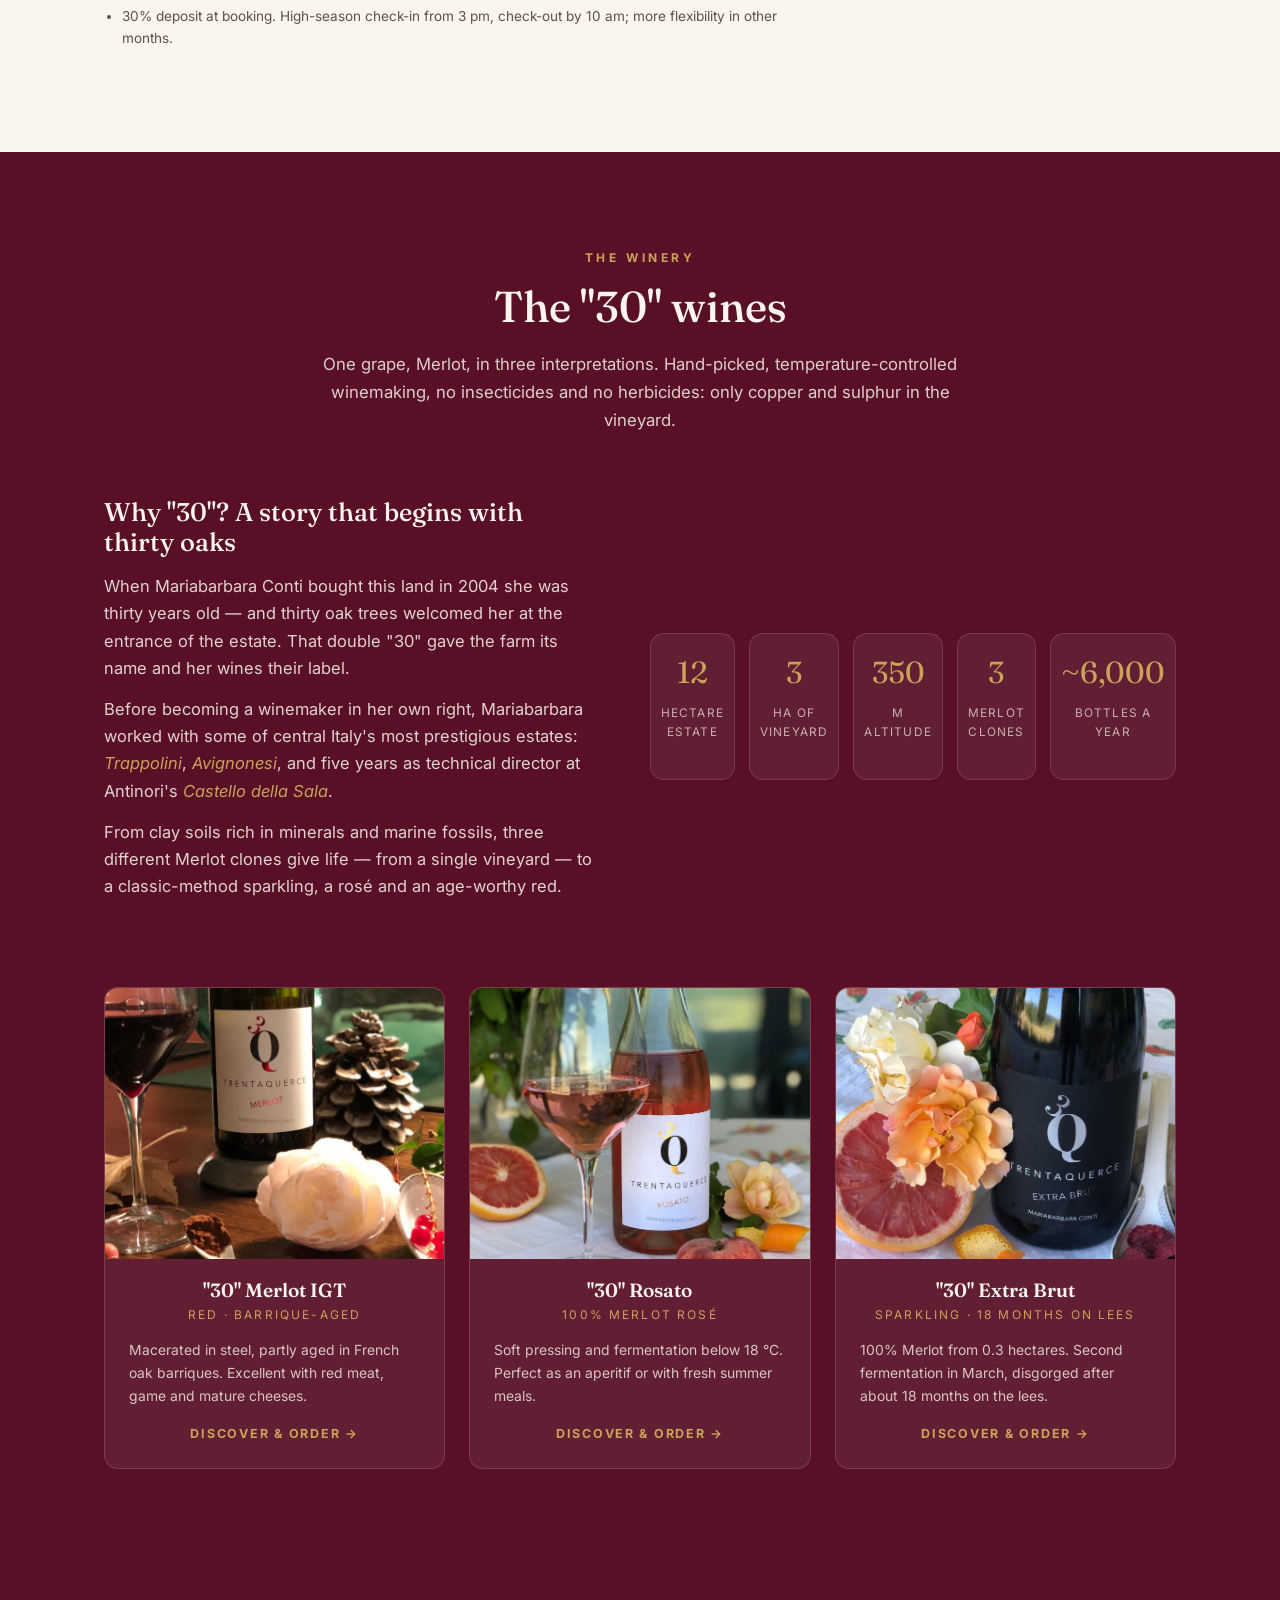
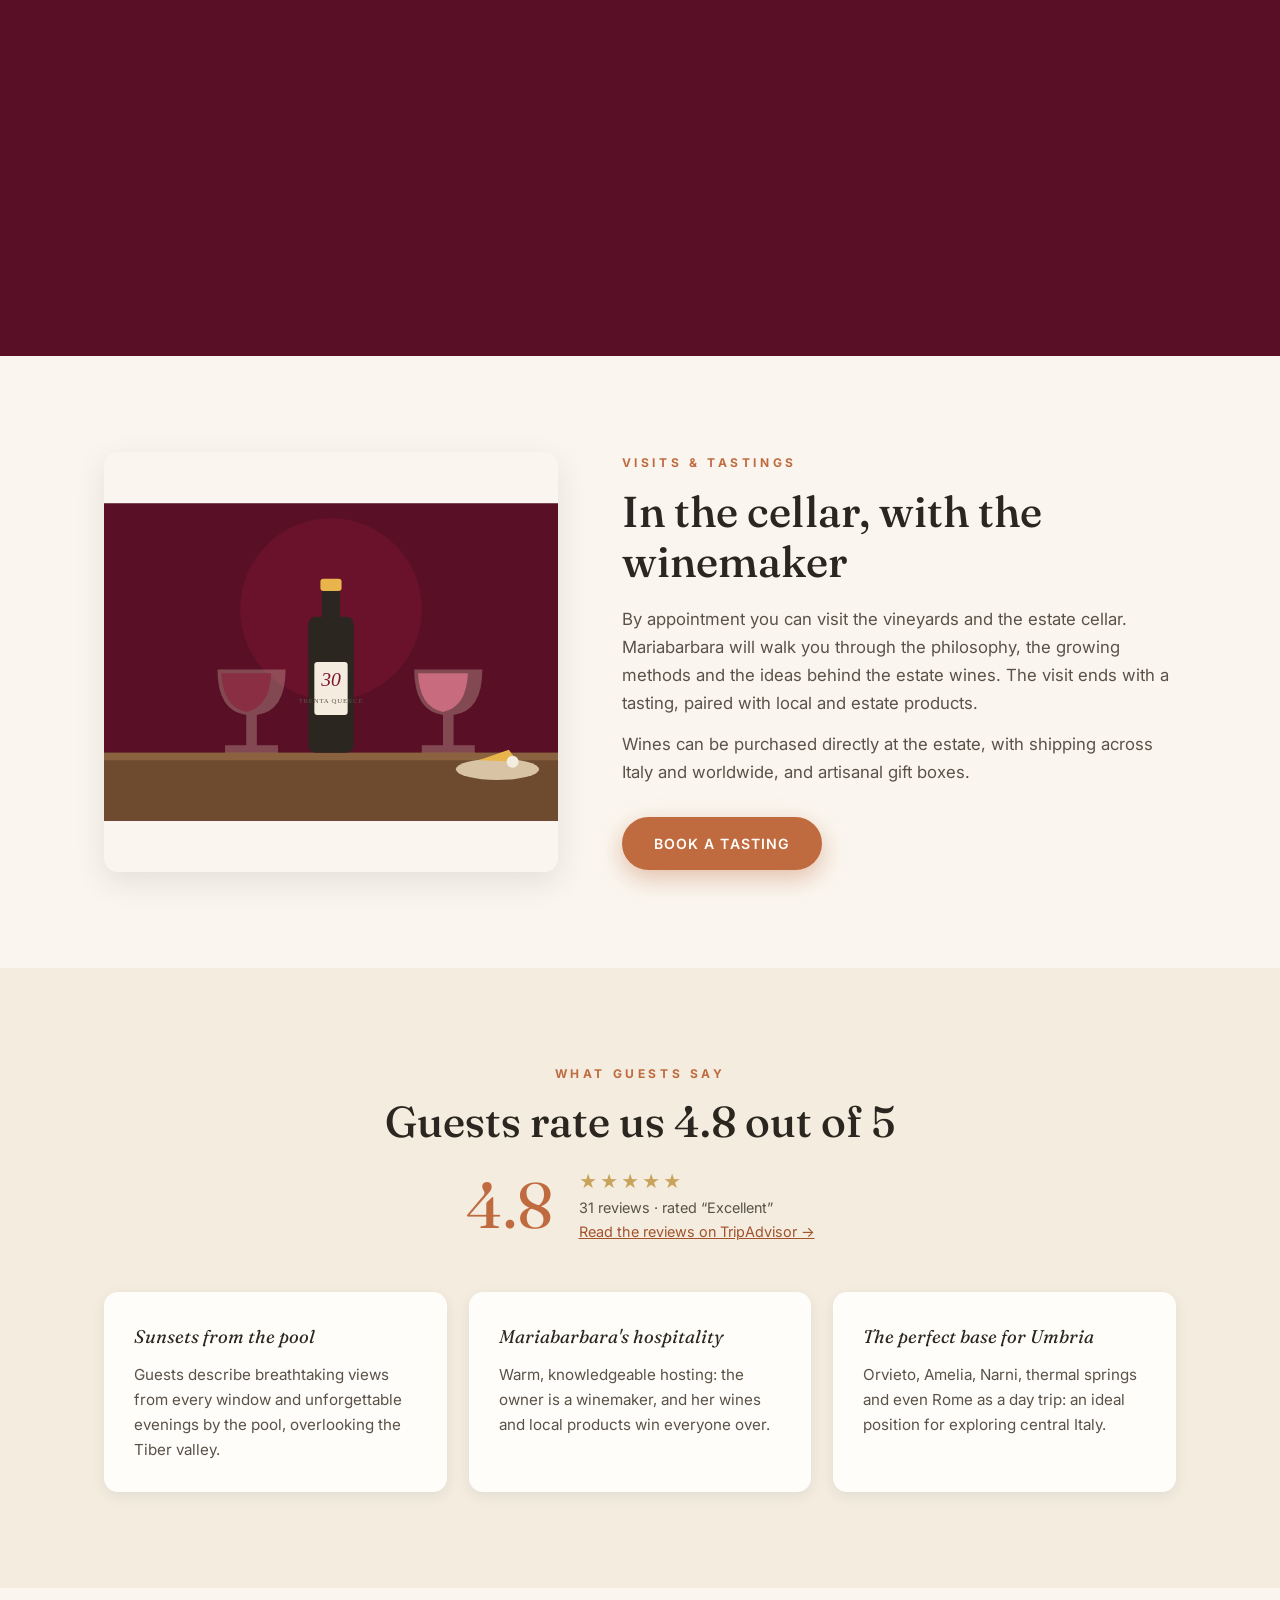
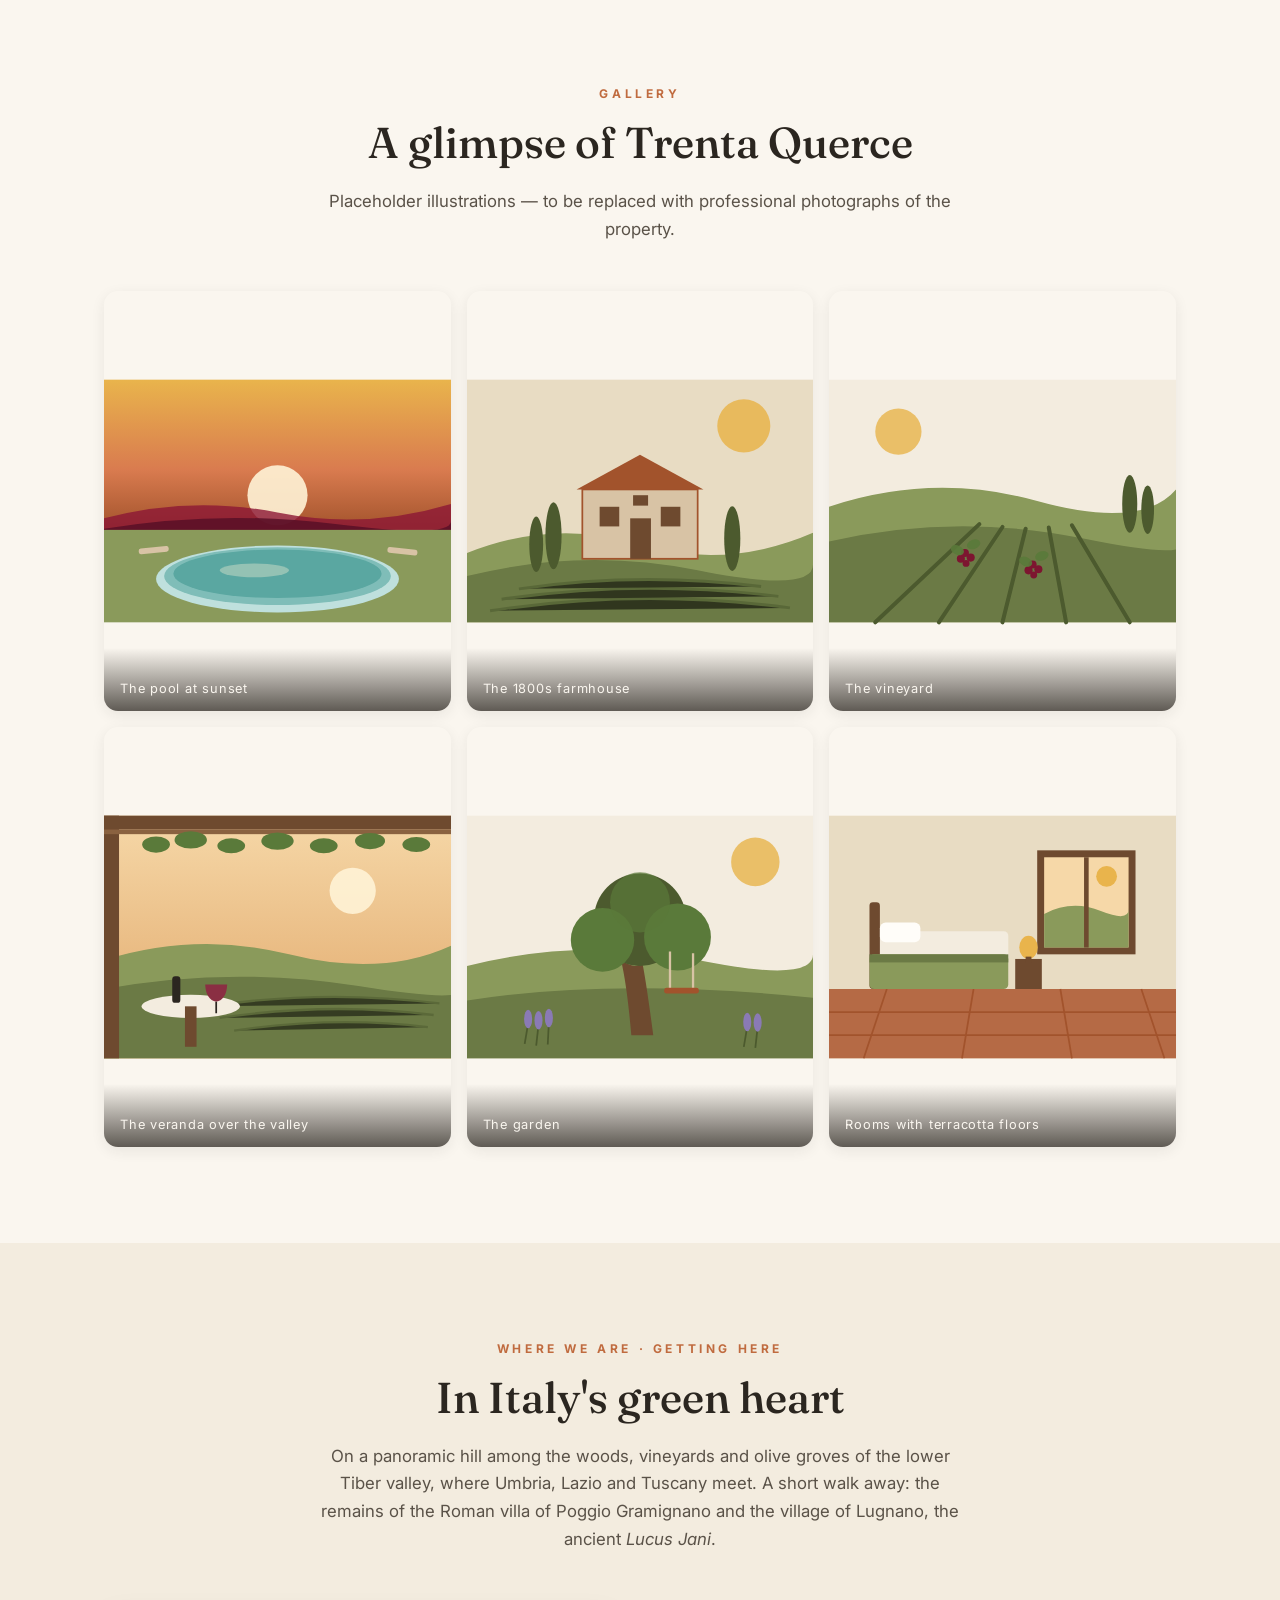
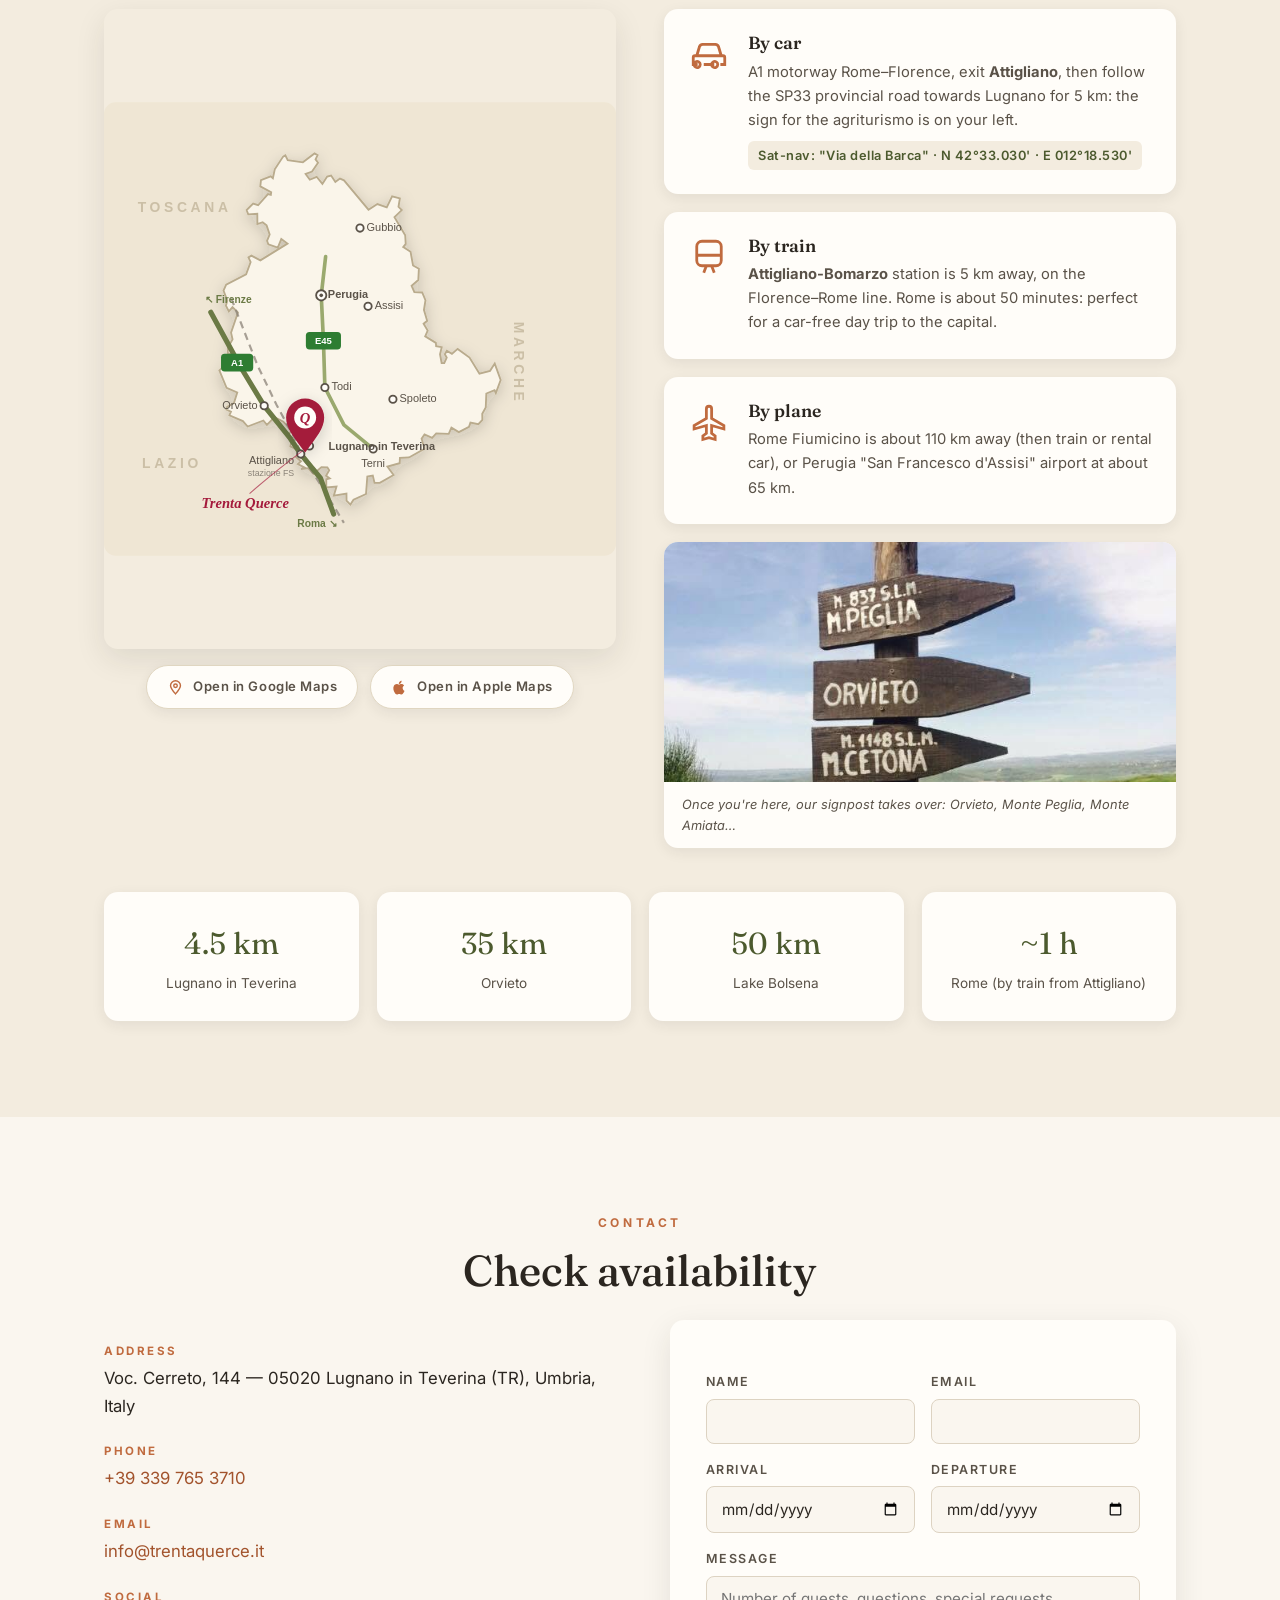
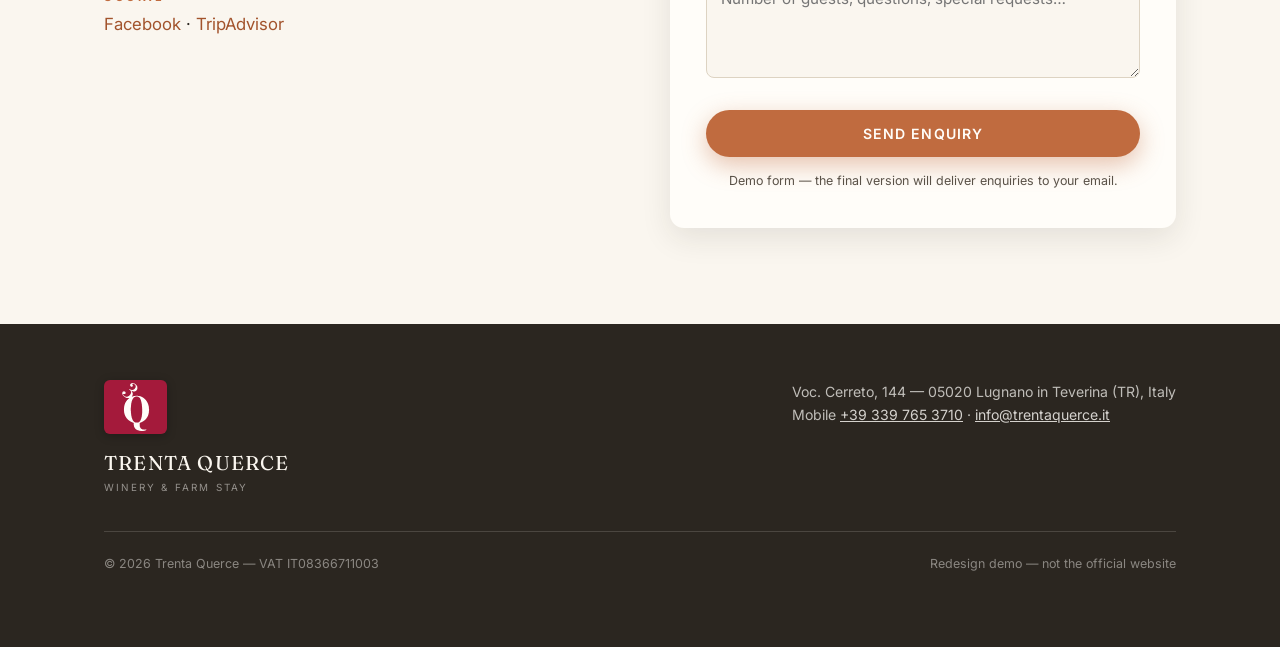
<file: en/index.html>
﻿<!DOCTYPE html>
<html lang="en">
<head>
  <meta charset="UTF-8">
  <meta name="viewport" content="width=device-width, initial-scale=1.0">
  <title>Trenta Querce — Agriturismo &amp; Winery in Umbria, Italy | Lugnano in Teverina</title>
  <meta name="description" content="Farm stay with a panoramic pool and estate wines in the heart of Umbria. Restored 1800s farmhouse for 10-12 guests, cellar tastings, 35 km from Orvieto and one hour from Rome.">
  <link rel="alternate" hreflang="it" href="https://www.trentaquerce.it/">
  <link rel="alternate" hreflang="en" href="https://www.trentaquerce.it/en/">
  <link rel="preconnect" href="https://fonts.googleapis.com">
  <link rel="preconnect" href="https://fonts.gstatic.com" crossorigin>
  <link href="https://fonts.googleapis.com/css2?family=Fraunces:ital,wght@0,400;0,500;0,600;1,400;1,500&family=Inter:wght@300;400;500;600;700&display=swap" rel="stylesheet">
  <link rel="stylesheet" href="../assets/style.css?v=2">
  <link rel="icon" type="image/png" href="../assets/img/logo-full.png">
  <script type="application/ld+json">
  {
    "@context": "https://schema.org",
    "@type": ["LodgingBusiness", "Winery"],
    "name": "Trenta Querce",
    "description": "Winery and agriturismo in Umbria, Italy: restored 1800s farmhouse with panoramic pool for 10-12 guests, estate wines and cellar tastings.",
    "address": {
      "@type": "PostalAddress",
      "streetAddress": "Voc. Cerreto, 144",
      "addressLocality": "Lugnano in Teverina",
      "addressRegion": "Umbria",
      "postalCode": "05020",
      "addressCountry": "IT"
    },
    "telephone": "+39 339 7653710",
    "email": "info@trentaquerce.it",
    "aggregateRating": { "@type": "AggregateRating", "ratingValue": "4.8", "bestRating": "5", "reviewCount": "31" }
  }
  </script>
</head>
<body>

<div class="demo-ribbon">Demo · redesign proposal</div>

<nav class="nav">
  <div class="container nav-inner">
    <a class="brand" href="#top">
      <img class="brand-logo" src="../assets/img/logo.svg" alt="Trenta Querce logo" width="153" height="132">
      <span>
        <span class="brand-name">Trenta Querce</span>
        <span class="brand-sub">Wines &middot; Farm stay &middot; Umbria</span>
      </span>
    </a>
    <ul class="nav-links">
      <li><a href="#farmhouse">The Farmhouse</a></li>
      <li><a href="#wines">Our Wines</a></li>
      <li><a href="#tastings">Tastings</a></li>
      <li><a href="#gallery">Gallery</a></li>
      <li><a href="#contact">Contact</a></li>
    </ul>
    <div class="lang-switch">
      <a href="../index.html">IT</a>
      <a href="index.html" class="active" aria-current="page">EN</a>
    </div>
    <button class="nav-toggle" aria-label="Menu"><span></span><span></span><span></span></button>
  </div>
</nav>

<header class="hero" id="top">
  <div class="hero-bg" aria-hidden="true">
    <svg viewBox="0 0 1440 900" preserveAspectRatio="xMidYMid slice">
      <defs>
        <linearGradient id="hsky" x1="0" y1="0" x2="0" y2="1">
          <stop offset="0" stop-color="#2b2620"/>
          <stop offset=".35" stop-color="#8c1735"/>
          <stop offset=".7" stop-color="#c06b3f"/>
          <stop offset="1" stop-color="#e9b44c"/>
        </linearGradient>
      </defs>
      <rect width="1440" height="900" fill="url(#hsky)"/>
      <circle cx="1050" cy="560" r="110" fill="#fff3d6" opacity=".85"/>
      <path d="M0 620 Q360 540 720 600 T1440 570 V900 H0 Z" fill="#4c5a2e"/>
      <path d="M0 700 Q400 630 800 690 T1440 660 V900 H0 Z" fill="#3c4824"/>
      <path d="M0 790 Q480 730 960 780 T1440 760 V900 H0 Z" fill="#2e371b"/>
      <g stroke="#212814" stroke-width="6" opacity=".7">
        <path d="M100 900 Q500 800 900 870"/>
        <path d="M180 860 Q560 775 940 830"/>
        <path d="M280 825 Q620 755 980 800"/>
      </g>
      <ellipse cx="1240" cy="640" rx="20" ry="80" fill="#212814"/>
      <ellipse cx="1290" cy="655" rx="16" ry="66" fill="#2e371b"/>
    </svg>
  </div>
  <div class="container">
    <div class="hero-content">
      <p class="hero-kicker">Lugnano in Teverina &middot; Umbria, Italy</p>
      <h1>An 1800s farmhouse, <em>thirty oaks</em> and our own wine</h1>
      <p class="hero-lede">A holiday among vineyards and olive groves in Italy's green heart: a panoramic pool, sunsets over the Tiber valley and our own "30" wines to taste in the cellar. One hour from Rome.</p>
      <div class="hero-ctas">
        <a class="btn btn-primary" href="#contact">Check availability</a>
        <a class="btn btn-ghost" href="#farmhouse">Discover the farmhouse</a>
      </div>
      <div class="hero-badge">
        <span class="score">4.8</span>
        <span class="label"><span class="stars">★★★★★</span><br>31 reviews on TripAdvisor</span>
      </div>
    </div>
  </div>
</header>

<section id="story">
  <div class="container story-grid">
    <div class="reveal">
      <p class="eyebrow">Our story</p>
      <h2 class="section-title">Living and working close to nature</h2>
      <p class="section-intro">Mariabarbara Conti, an agronomist specialised in oenology, made her dream of living and working close to nature come true with the Trenta Querce farm. The estate produces wine, olive oil and fruit in a land the Etruscans and Romans chose more than two thousand years ago to farm — and to enjoy, just like you, a relaxing holiday.</p>
      <blockquote class="story-quote">
        Faithful to the traditions of this land, with every comfort of modern life.
        <cite>Mariabarbara Conti — owner, agronomist &amp; winemaker</cite>
      </blockquote>
    </div>
    <div class="story-figure reveal">
      <img src="../assets/img/vigneto.svg" alt="The Trenta Querce vineyard" width="600" height="420">
    </div>
  </div>
</section>

<section id="farmhouse" class="section-alt">
  <div class="container">
    <div class="center reveal">
      <p class="eyebrow">The farm stay</p>
      <h2 class="section-title">The 1800s farmhouse</h2>
      <p class="section-intro">A carefully restored old farmhouse, rented as a whole to groups or families of up to 10–12 guests. Five apartments, each with independent entrance, private bathroom and Wi-Fi, bright panoramic rooms and traditional Umbrian terracotta floors.</p>
    </div>

    <div class="apt-strip reveal">
      <div class="apt"><img src="../assets/img/camera.svg" alt="Quercus apartment"><div class="apt-name">Quercus</div></div>
      <div class="apt"><img src="../assets/img/camera.svg" alt="Gazania apartment"><div class="apt-name">Gazania</div></div>
      <div class="apt"><img src="../assets/img/camera.svg" alt="Myosotis apartment"><div class="apt-name">Myosotis</div></div>
      <div class="apt"><img src="../assets/img/camera.svg" alt="Hebe apartment"><div class="apt-name">Hebe</div></div>
      <div class="apt"><img src="../assets/img/camera.svg" alt="Lavandula apartment"><div class="apt-name">Lavandula</div></div>
    </div>

    <div class="amenity-grid">
      <div class="amenity reveal">
        <svg class="icon" viewBox="0 0 24 24" fill="none" stroke="currentColor" stroke-width="1.6"><path d="M2 17q2 2 5 0t5 0 5 0 5 0M2 21q2 2 5 0t5 0 5 0 5 0"/><path d="M12 13V5a3 3 0 0 1 6 0"/></svg>
        <h3>Panoramic pool</h3>
        <p>Unwind in front of marvellous sunsets over the valley.</p>
      </div>
      <div class="amenity reveal">
        <svg class="icon" viewBox="0 0 24 24" fill="none" stroke="currentColor" stroke-width="1.6"><rect x="4" y="3" width="16" height="18" rx="2"/><path d="M4 9h16M9 13h6"/></svg>
        <h3>Fully equipped kitchen</h3>
        <p>90 cm oven, 5 burners, dishwasher, microwave and fridge.</p>
      </div>
      <div class="amenity reveal">
        <svg class="icon" viewBox="0 0 24 24" fill="none" stroke="currentColor" stroke-width="1.6"><path d="M3 21h18M5 21V8l7-5 7 5v13M9 21v-6h6v6"/></svg>
        <h3>Fireplace lounge</h3>
        <p>Plus a summer veranda over the valley, with a large barbecue area.</p>
      </div>
      <div class="amenity reveal">
        <svg class="icon" viewBox="0 0 24 24" fill="none" stroke="currentColor" stroke-width="1.6"><path d="M12 22V8M12 8a5 5 0 1 0-5-5 5 5 0 0 0 5 5zm0 0a5 5 0 1 1 5-5"/><path d="M4 22h16"/></svg>
        <h3>1,000 m² garden</h3>
        <p>At the heart of the estate, with a swing and a gazebo.</p>
      </div>
      <div class="amenity reveal">
        <svg class="icon" viewBox="0 0 24 24" fill="none" stroke="currentColor" stroke-width="1.6"><circle cx="6" cy="17" r="3"/><circle cx="18" cy="17" r="3"/><path d="M6 17 10 8h4l4 9M10 8 8 5h3"/></svg>
        <h3>Mountain bikes</h3>
        <p>Explore marked trails in the countryside around the farm.</p>
      </div>
      <div class="amenity reveal">
        <svg class="icon" viewBox="0 0 24 24" fill="none" stroke="currentColor" stroke-width="1.6"><path d="M4 14h16M6 14a6 6 0 0 1 12 0M12 5v2M12 14v5m-4 0h8"/></svg>
        <h3>Private chef on request</h3>
        <p>Exclusive, personalised lunches and dinners for our guests.</p>
      </div>
      <div class="amenity reveal">
        <svg class="icon" viewBox="0 0 24 24" fill="none" stroke="currentColor" stroke-width="1.6"><path d="M5 12a10 10 0 0 1 14 0M8 15.5a6 6 0 0 1 8 0M11 19a2 2 0 0 1 2 0"/><circle cx="12" cy="20" r=".8" fill="currentColor"/></svg>
        <h3>Free Wi-Fi</h3>
        <p>Wireless internet in every apartment.</p>
      </div>
      <div class="amenity reveal">
        <svg class="icon" viewBox="0 0 24 24" fill="none" stroke="currentColor" stroke-width="1.6"><path d="M10 5a3 3 0 0 1 6 0v3H8a4 4 0 0 0-4 4v7h16v-7a4 4 0 0 0-4-4"/><path d="M9 15h6"/></svg>
        <h3>Pets welcome</h3>
        <p>Your dog is welcome on the estate.</p>
      </div>
    </div>
  </div>
</section>

<section id="rates">
  <div class="container">
    <div class="center reveal">
      <p class="eyebrow">Weekly rates</p>
      <h2 class="section-title">The whole farmhouse, just for you</h2>
      <p class="section-intro">The farmhouse is rented as a whole: 5 independent apartments, up to 12 guests.</p>
    </div>
    <div class="price-cards">
      <div class="price-card reveal">
        <p class="season">Low season</p>
        <p class="dates">all other periods</p>
        <p class="price">&euro;&nbsp;1,800</p>
        <p class="per">per week</p>
      </div>
      <div class="price-card featured reveal">
        <p class="season">High season</p>
        <p class="dates">3 Jul – 28 Aug</p>
        <p class="price">&euro;&nbsp;2,700</p>
        <p class="per">per week</p>
      </div>
      <div class="price-card reveal">
        <p class="season">Mid season</p>
        <p class="dates">5 Jun – 2 Jul &middot; 28 Aug – 18 Sep</p>
        <p class="price">&euro;&nbsp;2,450</p>
        <p class="per">per week</p>
      </div>
    </div>
    <ul class="price-notes reveal">
      <li>Rates include bed and bath linen (weekly change) and final standard cleaning.</li>
      <li>Not included: security deposit (&euro;&nbsp;300) and heating, charged by consumption.</li>
      <li>30% deposit at booking. High-season check-in from 3&nbsp;pm, check-out by 10&nbsp;am; more flexibility in other months.</li>
    </ul>
  </div>
</section>

<section id="wines" class="section-dark">
  <div class="container">
    <div class="center reveal">
      <p class="eyebrow">The winery</p>
      <h2 class="section-title">The "30" wines</h2>
      <p class="section-intro">One grape, Merlot, in three interpretations. Hand-picked, temperature-controlled winemaking, no insecticides and no herbicides: only copper and sulphur in the vineyard.</p>
    </div>

    <div class="winery-story reveal">
      <div>
        <h3>Why "30"? A story that begins with thirty oaks</h3>
        <p>When Mariabarbara Conti bought this land in 2004 she was thirty years old — and thirty oak trees welcomed her at the entrance of the estate. That double "30" gave the farm its name and her wines their label.</p>
        <p>Before becoming a winemaker in her own right, Mariabarbara worked with some of central Italy's most prestigious estates: <span class="accent">Trappolini</span>, <span class="accent">Avignonesi</span>, and five years as technical director at Antinori's <span class="accent">Castello della Sala</span>.</p>
        <p>From clay soils rich in minerals and marine fossils, three different Merlot clones give life — from a single vineyard — to a classic-method sparkling, a ros&eacute; and an age-worthy red.</p>
      </div>
      <div class="stat-strip">
        <div class="stat"><p class="n">12</p><p class="l">hectare estate</p></div>
        <div class="stat"><p class="n">3</p><p class="l">ha of vineyard</p></div>
        <div class="stat"><p class="n">350</p><p class="l">m altitude</p></div>
        <div class="stat"><p class="n">3</p><p class="l">Merlot clones</p></div>
        <div class="stat"><p class="n">~6,000</p><p class="l">bottles a year</p></div>
      </div>
    </div>

    <div class="wine-grid">
      <div class="wine-card reveal" data-modal="modal-merlot" role="button" tabindex="0" aria-haspopup="dialog">
        <img class="wine-photo" src="../assets/img/vino-merlot.jpg" alt="Bottle of Trentaquerce Merlot with a glass">
        <h3>"30" Merlot IGT</h3>
        <p class="type">Red &middot; barrique-aged</p>
        <p>Macerated in steel, partly aged in French oak barriques. Excellent with red meat, game and mature cheeses.</p>
        <span class="wine-more">Discover &amp; order &rarr;</span>
      </div>
      <div class="wine-card reveal" data-modal="modal-rosato" role="button" tabindex="0" aria-haspopup="dialog">
        <img class="wine-photo" src="../assets/img/vino-rosato.jpg" alt="Bottle of Trentaquerce Rosato with a glass">
        <h3>"30" Rosato</h3>
        <p class="type">100% Merlot ros&eacute;</p>
        <p>Soft pressing and fermentation below 18&nbsp;&deg;C. Perfect as an aperitif or with fresh summer meals.</p>
        <span class="wine-more">Discover &amp; order &rarr;</span>
      </div>
      <div class="wine-card reveal" data-modal="modal-extrabrut" role="button" tabindex="0" aria-haspopup="dialog">
        <img class="wine-photo" src="../assets/img/vino-extrabrut.jpg" alt="Bottle of Trentaquerce Extra Brut">
        <h3>"30" Extra Brut</h3>
        <p class="type">Sparkling &middot; 18 months on lees</p>
        <p>100% Merlot from 0.3 hectares. Second fermentation in March, disgorged after about 18 months on the lees.</p>
        <span class="wine-more">Discover &amp; order &rarr;</span>
      </div>
    </div>

    <dialog id="modal-merlot" class="wine-modal">
      <button class="modal-close" aria-label="Close">&times;</button>
      <div class="modal-grid">
        <img src="../assets/img/vino-merlot.jpg" alt="Trentaquerce Merlot">
        <div class="modal-body">
          <p class="type">Red &middot; Merlot IGT Umbria</p>
          <h3>"30" Merlot</h3>
          <p>Hand-picked in small crates, macerated in steel at a controlled temperature below 28&nbsp;&deg;C. 10% of the wine is aged in French oak barriques, where it completes malolactic fermentation; after blending, about 2 months of bottle ageing.</p>
          <p>Part of the Merlot also becomes our <em>wine reduction</em>: a dense nectar for cheeses, meat and salads.</p>
          <dl class="wine-facts">
            <div><dt>Pairs with</dt><dd>red meat, game, mature cheeses</dd></div>
            <div><dt>Serve at</dt><dd>18–20&nbsp;&deg;C, in generous glasses</dd></div>
            <div><dt>Cellaring</dt><dd>a few years at about 16&nbsp;&deg;C, lying down</dd></div>
          </dl>
          <div class="order-box">
            <h4>Order by email</h4>
            <p class="hint">Add several wines to the same enquiry: we will reply with prices, availability and shipping costs. No obligation.</p>
            <div class="order-row">
              <label>Bottles <input type="number" value="6" min="1" max="120"></label>
              <button class="btn btn-primary add-order" data-wine='"30" Merlot IGT Umbria'>Add to enquiry</button>
            </div>
          </div>
        </div>
      </div>
    </dialog>

    <dialog id="modal-rosato" class="wine-modal">
      <button class="modal-close" aria-label="Close">&times;</button>
      <div class="modal-grid">
        <img src="../assets/img/vino-rosato.jpg" alt="Trentaquerce Rosato">
        <div class="modal-body">
          <p class="type">Ros&eacute; &middot; 100% Merlot</p>
          <h3>"30" Rosato</h3>
          <p>Grapes hand-picked in August, soft-pressed in a vertical press with a couple of hours on the skins. After a day of cooling at 10&nbsp;&deg;C, only the cleanest fraction of the must ferments below 18&nbsp;&deg;C. About 2 months of bottle ageing.</p>
          <dl class="wine-facts">
            <div><dt>Pairs with</dt><dd>aperitifs, fresh summer meals</dd></div>
            <div><dt>Serve at</dt><dd>around 14&nbsp;&deg;C</dd></div>
            <div><dt>Cellaring</dt><dd>a couple of years at about 16&nbsp;&deg;C, lying down</dd></div>
          </dl>
          <div class="order-box">
            <h4>Order by email</h4>
            <p class="hint">Add several wines to the same enquiry: we will reply with prices, availability and shipping costs. No obligation.</p>
            <div class="order-row">
              <label>Bottles <input type="number" value="6" min="1" max="120"></label>
              <button class="btn btn-primary add-order" data-wine='"30" Rosato'>Add to enquiry</button>
            </div>
          </div>
        </div>
      </div>
    </dialog>

    <dialog id="modal-extrabrut" class="wine-modal">
      <button class="modal-close" aria-label="Close">&times;</button>
      <div class="modal-grid">
        <img src="../assets/img/vino-extrabrut.jpg" alt="Trentaquerce Extra Brut">
        <div class="modal-body">
          <p class="type">Classic-method sparkling &middot; 100% Merlot</p>
          <h3>"30" Extra Brut</h3>
          <p>From 0.3 hectares of vineyard, hand-picked in early August at the perfect balance of sugar, acidity and pH. Soft pressing, fermentation below 18&nbsp;&deg;C, second fermentation in March and at least 18 months on the lees before disgorgement.</p>
          <p>In the vineyard: no insecticides and no herbicides — only copper and sulphur.</p>
          <dl class="wine-facts">
            <div><dt>Grape</dt><dd>100% Merlot, 100 q/ha yield</dd></div>
            <div><dt>Ageing</dt><dd>~18 months on the lees</dd></div>
            <div><dt>Serve</dt><dd>well chilled, as an aperitif or throughout the meal</dd></div>
          </dl>
          <div class="order-box">
            <h4>Order by email</h4>
            <p class="hint">Add several wines to the same enquiry: we will reply with prices, availability and shipping costs. No obligation.</p>
            <div class="order-row">
              <label>Bottles <input type="number" value="6" min="1" max="120"></label>
              <button class="btn btn-primary add-order" data-wine='"30" Extra Brut'>Add to enquiry</button>
            </div>
          </div>
        </div>
      </div>
    </dialog>

    <div class="awards">
      <div class="award reveal">
        <svg class="medal" viewBox="0 0 24 24" fill="none" stroke="currentColor" stroke-width="1.6"><circle cx="12" cy="9" r="6"/><path d="M8.5 14 7 22l5-3 5 3-1.5-8"/></svg>
        <div><h4>Slow Wine Guide</h4><p>Listed for the way we interpret sensory, territorial and environmental values.</p></div>
      </div>
      <div class="award reveal">
        <svg class="medal" viewBox="0 0 24 24" fill="none" stroke="currentColor" stroke-width="1.6"><circle cx="12" cy="9" r="6"/><path d="M8.5 14 7 22l5-3 5 3-1.5-8"/></svg>
        <div><h4>La Tuscia del Vino</h4><p>Top score among the wines selected in Carlo Zucchetti's guide.</p></div>
      </div>
      <div class="award reveal">
        <svg class="medal" viewBox="0 0 24 24" fill="none" stroke="currentColor" stroke-width="1.6"><circle cx="12" cy="9" r="6"/><path d="M8.5 14 7 22l5-3 5 3-1.5-8"/></svg>
        <div><h4>"Vini da scoprire"</h4><p>Featured in the guide by Castagno, Gravina and Rizzari, dedicated to passionate winemakers.</p></div>
      </div>
    </div>

    <div class="buy-strip">
      <div class="buy reveal">
        <h4>At the estate</h4>
        <p>Direct purchase by appointment, with a visit and tasting. Call +39 339 765 3710 or write to info@trentaquerce.it.</p>
      </div>
      <div class="buy reveal">
        <h4>Online wine shops</h4>
        <p>The "30" wines are selected by online shops specialising in natural and organic wines, in Italy and abroad.</p>
      </div>
      <div class="buy reveal">
        <h4>Shipping &amp; gifts</h4>
        <p>Shipping across Italy and worldwide. Artisanal gift boxes with products from selected local farms.</p>
      </div>
    </div>
  </div>
</section>

<section id="tastings">
  <div class="container tasting-grid">
    <div class="story-figure reveal">
      <img src="../assets/img/degustazione.svg" alt="Wine tasting in the cellar" width="600" height="420">
    </div>
    <div class="reveal">
      <p class="eyebrow">Visits &amp; tastings</p>
      <h2 class="section-title">In the cellar, with the winemaker</h2>
      <p class="section-intro">By appointment you can visit the vineyards and the estate cellar. Mariabarbara will walk you through the philosophy, the growing methods and the ideas behind the estate wines. The visit ends with a tasting, paired with local and estate products.</p>
      <p class="section-intro" style="margin-top:14px">Wines can be purchased directly at the estate, with shipping across Italy and worldwide, and artisanal gift boxes.</p>
      <div class="hero-ctas" style="margin-top:30px">
        <a class="btn btn-primary" href="#contact">Book a tasting</a>
      </div>
    </div>
  </div>
</section>

<section id="reviews" class="section-alt">
  <div class="container">
    <div class="center reveal">
      <p class="eyebrow">What guests say</p>
      <h2 class="section-title">Guests rate us 4.8 out of 5</h2>
    </div>
    <div class="review-summary reveal">
      <span class="big-score">4.8</span>
      <span class="meta">
        <span class="stars">★★★★★</span><br>
        31 reviews &middot; rated &ldquo;Excellent&rdquo;<br>
        <a href="https://www.tripadvisor.com/Hotel_Review-g1830838-d2041931-Reviews-Trenta_Querce-Lugnano_in_Teverina_Province_of_Terni_Umbria.html" target="_blank" rel="noopener">Read the reviews on TripAdvisor →</a>
      </span>
    </div>
    <div class="review-highlights">
      <div class="review-card reveal">
        <p class="theme">Sunsets from the pool</p>
        <p>Guests describe breathtaking views from every window and unforgettable evenings by the pool, overlooking the Tiber valley.</p>
      </div>
      <div class="review-card reveal">
        <p class="theme">Mariabarbara's hospitality</p>
        <p>Warm, knowledgeable hosting: the owner is a winemaker, and her wines and local products win everyone over.</p>
      </div>
      <div class="review-card reveal">
        <p class="theme">The perfect base for Umbria</p>
        <p>Orvieto, Amelia, Narni, thermal springs and even Rome as a day trip: an ideal position for exploring central Italy.</p>
      </div>
    </div>
  </div>
</section>

<section id="gallery">
  <div class="container">
    <div class="center reveal">
      <p class="eyebrow">Gallery</p>
      <h2 class="section-title">A glimpse of Trenta Querce</h2>
      <p class="section-intro">Placeholder illustrations — to be replaced with professional photographs of the property.</p>
    </div>
    <div class="gallery-grid">
      <figure class="gallery-item reveal"><img src="../assets/img/piscina.svg" alt="The pool at sunset" width="600" height="420"><figcaption class="caption">The pool at sunset</figcaption></figure>
      <figure class="gallery-item reveal"><img src="../assets/img/casale.svg" alt="The 1800s farmhouse" width="600" height="420"><figcaption class="caption">The 1800s farmhouse</figcaption></figure>
      <figure class="gallery-item reveal"><img src="../assets/img/vigneto.svg" alt="The vineyard" width="600" height="420"><figcaption class="caption">The vineyard</figcaption></figure>
      <figure class="gallery-item reveal"><img src="../assets/img/veranda.svg" alt="The veranda over the valley" width="600" height="420"><figcaption class="caption">The veranda over the valley</figcaption></figure>
      <figure class="gallery-item reveal"><img src="../assets/img/giardino.svg" alt="The garden and the oak" width="600" height="420"><figcaption class="caption">The garden</figcaption></figure>
      <figure class="gallery-item reveal"><img src="../assets/img/camera.svg" alt="Rooms with Umbrian terracotta floors" width="600" height="420"><figcaption class="caption">Rooms with terracotta floors</figcaption></figure>
    </div>
  </div>
</section>

<section id="location" class="section-alt">
  <div class="container">
    <div class="center reveal">
      <p class="eyebrow">Where we are &middot; Getting here</p>
      <h2 class="section-title">In Italy's green heart</h2>
      <p class="section-intro">On a panoramic hill among the woods, vineyards and olive groves of the lower Tiber valley, where Umbria, Lazio and Tuscany meet. A short walk away: the remains of the Roman villa of Poggio Gramignano and the village of Lugnano, the ancient <em>Lucus Jani</em>.</p>
    </div>
    <div class="arrive-grid">
      <div class="map-col reveal">
        <div class="map-figure">
          <img src="../assets/img/mappa.svg" alt="Map: how to reach Trenta Querce in Umbria" width="700" height="640">
        </div>
        <div class="map-links">
          <a class="map-link" href="https://www.google.com/maps/dir/?api=1&amp;destination=42.5505,12.30883" target="_blank" rel="noopener">
            <svg viewBox="0 0 24 24" fill="none" stroke="currentColor" stroke-width="2"><path d="M12 21c-4-4.5-7-8-7-11.5a7 7 0 0 1 14 0C19 13 16 16.5 12 21z"/><circle cx="12" cy="9.5" r="2.5"/></svg>
            Open in Google Maps
          </a>
          <a class="map-link" href="https://maps.apple.com/?daddr=42.5505,12.30883&amp;q=Trenta+Querce" target="_blank" rel="noopener">
            <svg viewBox="0 0 24 24" fill="currentColor" stroke="none"><path d="M16.4 12.7c0-2.4 2-3.6 2.1-3.7-1.1-1.7-2.9-1.9-3.5-1.9-1.5-.2-2.9.9-3.7.9-.8 0-1.9-.9-3.2-.8-1.6 0-3.1 1-4 2.4-1.7 3-.4 7.4 1.2 9.8.8 1.2 1.8 2.5 3.1 2.5 1.2-.1 1.7-.8 3.2-.8s1.9.8 3.2.8c1.3 0 2.2-1.2 3-2.4.9-1.4 1.3-2.7 1.3-2.8-.1 0-2.6-1-2.7-4zM14 5.6c.7-.8 1.1-1.9 1-3.1-1 0-2.2.7-2.9 1.5-.6.7-1.2 1.9-1 3 1.1.1 2.2-.6 2.9-1.4z"/></svg>
            Open in Apple Maps
          </a>
        </div>
      </div>
      <div class="transport">
        <div class="transport-card reveal">
          <svg class="t-icon" viewBox="0 0 24 24" fill="none" stroke="currentColor" stroke-width="1.6"><path d="M5 13 6.5 8a2 2 0 0 1 2-1.5h7a2 2 0 0 1 2 1.5L19 13M4 13h16a1 1 0 0 1 1 1v4h-2.5M4 13a1 1 0 0 0-1 1v4h2.5M7 18a1.75 1.75 0 1 0 0 .01M17 18a1.75 1.75 0 1 0 0 .01M9 18h6"/></svg>
          <div>
            <h3>By car</h3>
            <p>A1 motorway Rome–Florence, exit <strong>Attigliano</strong>, then follow the SP33 provincial road towards Lugnano for 5 km: the sign for the agriturismo is on your left.</p>
            <span class="gps">Sat-nav: "Via della Barca" &middot; N 42&deg;33.030' &middot; E 012&deg;18.530'</span>
          </div>
        </div>
        <div class="transport-card reveal">
          <svg class="t-icon" viewBox="0 0 24 24" fill="none" stroke="currentColor" stroke-width="1.6"><rect x="5" y="3" width="14" height="14" rx="3"/><path d="M5 11h14M9 21l1.5-4M15 21l-1.5-4M8.5 14h.01M15.5 14h.01"/></svg>
          <div>
            <h3>By train</h3>
            <p><strong>Attigliano-Bomarzo</strong> station is 5 km away, on the Florence–Rome line. Rome is about 50 minutes: perfect for a car-free day trip to the capital.</p>
          </div>
        </div>
        <div class="transport-card reveal">
          <svg class="t-icon" viewBox="0 0 24 24" fill="none" stroke="currentColor" stroke-width="1.6"><path d="M10.5 4.5a1.5 1.5 0 0 1 3 0V10l7 4v2l-7-2v4.5l2 1.5v2l-3.5-1-3.5 1v-2l2-1.5V14l-7 2v-2l7-4z"/></svg>
          <div>
            <h3>By plane</h3>
            <p>Rome Fiumicino is about 110 km away (then train or rental car), or Perugia "San Francesco d'Assisi" airport at about 65 km.</p>
          </div>
        </div>
        <figure class="signpost reveal">
          <img src="../assets/img/segnavia.jpg" alt="The wooden signpost among the vineyard rows" width="640" height="240">
          <figcaption>Once you're here, our signpost takes over: Orvieto, Monte Peglia, Monte Amiata&hellip;</figcaption>
        </figure>
      </div>
    </div>
    <div class="distance-grid">
      <div class="distance reveal"><p class="km">4.5 km</p><p class="place">Lugnano in Teverina</p></div>
      <div class="distance reveal"><p class="km">35 km</p><p class="place">Orvieto</p></div>
      <div class="distance reveal"><p class="km">50 km</p><p class="place">Lake Bolsena</p></div>
      <div class="distance reveal"><p class="km">~1 h</p><p class="place">Rome (by train from Attigliano)</p></div>
    </div>
  </div>
</section>

<section id="contact">
  <div class="container">
    <div class="center reveal">
      <p class="eyebrow">Contact</p>
      <h2 class="section-title">Check availability</h2>
    </div>
    <div class="contact-grid">
      <dl class="contact-info reveal">
        <dt>Address</dt>
        <dd>Voc. Cerreto, 144 — 05020 Lugnano in Teverina (TR), Umbria, Italy</dd>
        <dt>Phone</dt>
        <dd><a href="tel:+393397653710">+39 339 765 3710</a></dd>
        <dt>Email</dt>
        <dd><a href="mailto:info@trentaquerce.it">info@trentaquerce.it</a></dd>
        <dt>Social</dt>
        <dd><a href="https://m.facebook.com/vinotrentaquerce/" target="_blank" rel="noopener">Facebook</a> &middot; <a href="https://www.tripadvisor.com/Hotel_Review-g1830838-d2041931-Reviews-Trenta_Querce-Lugnano_in_Teverina_Province_of_Terni_Umbria.html" target="_blank" rel="noopener">TripAdvisor</a></dd>
      </dl>
      <div class="form-card reveal">
        <form data-demo-msg="This is a demo: the form is not connected yet. In the final version your enquiry will go straight to the owners' email.">
          <div class="form-row">
            <div><label for="f-name">Name</label><input id="f-name" type="text" autocomplete="name" required></div>
            <div><label for="f-email">Email</label><input id="f-email" type="email" autocomplete="email" required></div>
          </div>
          <div class="form-row">
            <div><label for="f-arrival">Arrival</label><input id="f-arrival" type="date" required></div>
            <div><label for="f-departure">Departure</label><input id="f-departure" type="date" required></div>
          </div>
          <label for="f-msg">Message</label>
          <textarea id="f-msg" rows="4" placeholder="Number of guests, questions, special requests…"></textarea>
          <button class="btn btn-primary" type="submit">Send enquiry</button>
          <p class="form-note">Demo form — the final version will deliver enquiries to your email.</p>
        </form>
      </div>
    </div>
  </div>
</section>

<footer>
  <div class="container">
    <div class="footer-grid">
      <div>
        <img class="brand-logo" src="../assets/img/logo.svg" alt="Trenta Querce logo" width="153" height="132">
        <span class="brand-name">Trenta Querce</span>
        <span class="brand-sub">Winery &amp; Farm Stay</span>
      </div>
      <div>
        Voc. Cerreto, 144 — 05020 Lugnano in Teverina (TR), Italy<br>
        Mobile <a href="tel:+393397653710">+39 339 765 3710</a> &middot; <a href="mailto:info@trentaquerce.it">info@trentaquerce.it</a>
      </div>
    </div>
    <div class="footer-legal">
      <span>&copy; 2026 Trenta Querce — VAT IT08366711003</span>
      <span>Redesign demo — not the official website</span>
    </div>
  </div>
</footer>

<script src="../assets/script.js?v=2"></script>
</body>
</html>
</file>
<file: assets/style.css>
/* ===================================================================
   Trenta Querce — Azienda Vitivinicola ed Agrituristica
   Demo redesign · warm Umbrian palette
   =================================================================== */

:root {
  --cream: #faf6ef;
  --cream-2: #f3ecdf;
  --ink: #2b2620;
  --ink-soft: #5a5248;
  --olive: #6b7a45;
  --olive-deep: #4c5a2e;
  --terracotta: #c06b3f;
  --terracotta-deep: #a2532c;
  --brand: #a41a3b;   /* crimson from the original Trenta Querce logo */
  --wine: #8c1735;
  --wine-deep: #591026;
  --gold: #c9a35a;
  --white: #fffdf9;
  --shadow: 0 10px 30px rgba(43, 38, 32, 0.10);
  --shadow-sm: 0 4px 14px rgba(43, 38, 32, 0.08);
  --radius: 14px;
  --font-display: "Fraunces", Georgia, "Times New Roman", serif;
  --font-body: "Inter", -apple-system, "Segoe UI", Roboto, sans-serif;
}

* { margin: 0; padding: 0; box-sizing: border-box; }

html { scroll-behavior: smooth; }

body {
  font-family: var(--font-body);
  color: var(--ink);
  background: var(--cream);
  line-height: 1.65;
  font-size: 16.5px;
  -webkit-font-smoothing: antialiased;
}

img, svg { max-width: 100%; display: block; }

h1, h2, h3, h4 { font-family: var(--font-display); font-weight: 600; line-height: 1.15; }

a { color: var(--terracotta-deep); }

.container { max-width: 1120px; margin: 0 auto; padding: 0 24px; }

/* ---------- top bar / nav ---------- */

.nav {
  position: fixed; top: 0; left: 0; right: 0; z-index: 100;
  transition: background .3s, box-shadow .3s;
  padding: 14px 0;
}
.nav.scrolled { background: rgba(250, 246, 239, 0.96); box-shadow: var(--shadow-sm); backdrop-filter: blur(8px); }
.nav-inner { display: flex; align-items: center; justify-content: space-between; gap: 20px; }

.brand { display: flex; align-items: center; gap: 12px; text-decoration: none; }
.brand-logo { height: 54px; width: auto; flex: none; border-radius: 6px; box-shadow: 0 2px 10px rgba(0,0,0,.25); }
footer .brand-logo { margin-bottom: 12px; }
.brand-name { font-family: var(--font-display); font-size: 1.25rem; letter-spacing: .06em; color: var(--cream); text-transform: uppercase; transition: color .3s; }
.brand-sub { display: block; font-family: var(--font-body); font-size: .62rem; letter-spacing: .22em; text-transform: uppercase; color: rgba(255,255,255,.75); transition: color .3s; }
.nav.scrolled .brand-name { color: var(--ink); }
.nav.scrolled .brand-sub { color: var(--ink-soft); }

.nav-links { display: flex; align-items: center; gap: 26px; list-style: none; }
.nav-links a {
  text-decoration: none; font-size: .82rem; letter-spacing: .12em; text-transform: uppercase;
  color: rgba(255,255,255,.9); transition: color .2s; font-weight: 500; white-space: nowrap;
}
.nav.scrolled .nav-links a { color: var(--ink-soft); }
.nav-links a:hover { color: var(--gold); }

.lang-switch {
  display: flex; gap: 2px; border: 1px solid rgba(255,255,255,.4); border-radius: 999px; padding: 3px; transition: border-color .3s;
}
.nav.scrolled .lang-switch { border-color: rgba(43,38,32,.25); }
.lang-switch a {
  text-decoration: none; font-size: .72rem; font-weight: 600; letter-spacing: .08em;
  padding: 4px 12px; border-radius: 999px; color: rgba(255,255,255,.85); transition: all .2s;
}
.nav.scrolled .lang-switch a { color: var(--ink-soft); }
.lang-switch a.active { background: var(--gold); color: var(--ink); }

.nav-toggle { display: none; background: none; border: 0; cursor: pointer; padding: 8px; }
.nav-toggle span { display: block; width: 24px; height: 2px; background: var(--cream); margin: 5px 0; transition: all .3s; border-radius: 2px; }
.nav.scrolled .nav-toggle span { background: var(--ink); }

/* ---------- hero ---------- */

.hero {
  position: relative; min-height: 100svh; display: flex; align-items: center;
  overflow: hidden; color: var(--cream);
}
.hero-bg { position: absolute; inset: 0; z-index: -1; }
.hero-bg svg { width: 100%; height: 100%; }

.hero-content { max-width: 760px; padding: 140px 0 120px; }
.hero-kicker {
  font-size: .8rem; letter-spacing: .32em; text-transform: uppercase; color: var(--gold);
  margin-bottom: 20px; font-weight: 600;
}
.hero h1 { font-size: clamp(2.6rem, 6vw, 4.4rem); font-weight: 500; margin-bottom: 22px; }
.hero h1 em { font-style: italic; color: var(--gold); }
.hero-lede { font-size: 1.15rem; max-width: 560px; color: rgba(255,253,249,.88); margin-bottom: 36px; font-weight: 300; }

.hero-ctas { display: flex; gap: 16px; flex-wrap: wrap; align-items: center; }

.btn {
  display: inline-block; text-decoration: none; font-weight: 600; font-size: .88rem;
  letter-spacing: .08em; text-transform: uppercase; padding: 15px 32px; border-radius: 999px;
  transition: transform .2s, box-shadow .2s, background .2s;
}
.btn:hover { transform: translateY(-2px); }
.btn-primary { background: var(--terracotta); color: var(--white); box-shadow: 0 8px 24px rgba(192,107,63,.4); }
.btn-primary:hover { background: var(--terracotta-deep); }
.btn-ghost { border: 1.5px solid rgba(255,253,249,.5); color: var(--cream); }
.btn-ghost:hover { border-color: var(--gold); color: var(--gold); }

.hero-badge {
  position: absolute; bottom: 36px; right: 36px;
  background: rgba(255,253,249,.12); border: 1px solid rgba(255,253,249,.25);
  backdrop-filter: blur(10px); border-radius: var(--radius); padding: 14px 20px;
  display: flex; align-items: center; gap: 12px;
}
.hero-badge .score { font-family: var(--font-display); font-size: 1.7rem; color: var(--gold); }
.hero-badge .label { font-size: .75rem; line-height: 1.4; color: rgba(255,253,249,.85); }
.hero-badge .stars { color: var(--gold); letter-spacing: 2px; font-size: .8rem; }

/* ---------- section scaffolding ---------- */

section { padding: 96px 0; }
.section-alt { background: var(--cream-2); }
.section-dark { background: var(--wine-deep); color: var(--cream); }

.eyebrow {
  font-size: .75rem; letter-spacing: .3em; text-transform: uppercase;
  color: var(--terracotta); font-weight: 700; margin-bottom: 14px;
}
.section-dark .eyebrow { color: var(--gold); }
.section-title { font-size: clamp(1.9rem, 4vw, 2.7rem); margin-bottom: 20px; font-weight: 500; }
.section-intro { max-width: 640px; color: var(--ink-soft); font-size: 1.05rem; }
.section-dark .section-intro { color: rgba(255,253,249,.8); }

.center { text-align: center; }
.center .section-intro { margin: 0 auto; }

/* ---------- intro / story ---------- */

.story-grid { display: grid; grid-template-columns: 1.1fr .9fr; gap: 64px; align-items: center; }
.story-figure { border-radius: var(--radius); overflow: hidden; box-shadow: var(--shadow); }
.story-quote {
  margin-top: 28px; padding-left: 20px; border-left: 3px solid var(--gold);
  font-family: var(--font-display); font-style: italic; font-size: 1.15rem; color: var(--ink-soft);
}
.story-quote cite { display: block; margin-top: 8px; font-family: var(--font-body); font-style: normal; font-size: .8rem; letter-spacing: .1em; text-transform: uppercase; color: var(--terracotta); }

/* ---------- amenities ---------- */

.amenity-grid { display: grid; grid-template-columns: repeat(4, 1fr); gap: 20px; margin-top: 48px; }
.amenity {
  background: var(--white); border-radius: var(--radius); padding: 26px 22px;
  box-shadow: var(--shadow-sm); transition: transform .25s, box-shadow .25s;
}
.amenity:hover { transform: translateY(-4px); box-shadow: var(--shadow); }
.amenity .icon { width: 40px; height: 40px; margin-bottom: 14px; color: var(--olive); }
.amenity h3 { font-size: 1.05rem; margin-bottom: 6px; }
.amenity p { font-size: .88rem; color: var(--ink-soft); }

/* ---------- apartments ---------- */

.apt-strip { display: grid; grid-template-columns: repeat(5, 1fr); gap: 14px; margin-top: 44px; }
.apt {
  border-radius: var(--radius); overflow: hidden; background: var(--white); box-shadow: var(--shadow-sm);
  transition: transform .25s;
}
.apt:hover { transform: translateY(-4px); }
.apt-name { padding: 14px 16px; font-family: var(--font-display); font-size: 1.02rem; font-style: italic; color: var(--olive-deep); }

/* ---------- pricing ---------- */

.price-cards { display: grid; grid-template-columns: repeat(3, 1fr); gap: 22px; margin-top: 48px; }
.price-card {
  background: var(--white); border-radius: var(--radius); padding: 36px 30px; text-align: center;
  box-shadow: var(--shadow-sm); border-top: 4px solid var(--olive); position: relative;
}
.price-card.featured { border-top-color: var(--terracotta); transform: scale(1.03); box-shadow: var(--shadow); }
.price-card .season { font-size: .78rem; letter-spacing: .2em; text-transform: uppercase; color: var(--ink-soft); font-weight: 600; }
.price-card .dates { font-size: .85rem; color: var(--ink-soft); margin: 6px 0 18px; }
.price-card .price { font-family: var(--font-display); font-size: 2.6rem; color: var(--ink); }
.price-card .per { font-size: .8rem; color: var(--ink-soft); }
.price-notes { margin-top: 34px; font-size: .85rem; color: var(--ink-soft); max-width: 720px; }
.price-notes li { margin-bottom: 6px; margin-left: 18px; }

/* ---------- wines ---------- */

.wine-grid { display: grid; grid-template-columns: repeat(3, 1fr); gap: 24px; margin-top: 52px; }
.wine-card {
  background: rgba(255,253,249,.06); border: 1px solid rgba(255,253,249,.14);
  border-radius: var(--radius); padding: 0 0 24px; overflow: hidden; cursor: pointer;
  transition: transform .25s, background .25s, border-color .25s;
}
.wine-card:hover, .wine-card:focus-visible { transform: translateY(-5px); background: rgba(255,253,249,.1); border-color: var(--gold); outline: none; }
.wine-photo { width: 100%; aspect-ratio: 4 / 3.2; object-fit: cover; display: block; margin-bottom: 20px; }
.wine-card h3 { font-size: 1.2rem; text-align: center; margin-bottom: 4px; color: var(--cream); padding: 0 20px; }
.wine-card .type { text-align: center; font-size: .75rem; letter-spacing: .18em; text-transform: uppercase; color: var(--gold); margin-bottom: 14px; padding: 0 20px; }
.wine-card p { font-size: .87rem; color: rgba(255,253,249,.75); padding: 0 24px; }
.wine-more {
  display: block; text-align: center; margin-top: 16px; font-size: .78rem; font-weight: 700;
  letter-spacing: .14em; text-transform: uppercase; color: var(--gold);
}

/* ---------- wine modal / mini shop ---------- */

dialog.wine-modal {
  border: 0; border-radius: var(--radius); padding: 0; max-width: 880px; width: calc(100vw - 40px);
  background: var(--cream); color: var(--ink); box-shadow: 0 30px 80px rgba(0,0,0,.45);
  margin: auto; /* the global reset zeroes UA margins, which un-centers <dialog> */
  max-height: min(92vh, 820px); overflow-y: auto;
}
dialog.wine-modal::backdrop { background: rgba(43, 38, 32, .72); backdrop-filter: blur(3px); }
.modal-grid { display: grid; grid-template-columns: .8fr 1.2fr; }
.modal-grid > img { width: 100%; height: 100%; object-fit: cover; display: block; }
.modal-body { padding: 36px 36px 30px; }
.modal-body h3 { font-size: 1.7rem; margin-bottom: 14px; }
.modal-body .type { font-size: .75rem; letter-spacing: .2em; text-transform: uppercase; color: var(--terracotta); font-weight: 700; margin-bottom: 8px; }
.modal-body > p { font-size: .93rem; color: var(--ink-soft); margin-bottom: 12px; }
.wine-facts { margin: 18px 0 22px; font-size: .88rem; }
.wine-facts div { display: flex; gap: 10px; padding: 7px 0; border-bottom: 1px solid #e7ddc9; }
.wine-facts dt { font-weight: 700; color: var(--ink); min-width: 120px; }
.wine-facts dd { color: var(--ink-soft); }
.modal-close {
  position: absolute; top: 14px; right: 14px; width: 38px; height: 38px; border-radius: 50%;
  border: 0; background: rgba(43,38,32,.55); color: #fff; font-size: 20px; line-height: 1;
  cursor: pointer; z-index: 2; transition: background .2s;
}
.modal-close:hover { background: var(--wine); }

.order-box {
  background: var(--white); border: 1.5px solid #e7ddc9; border-radius: 12px; padding: 20px;
}
.order-box h4 { font-size: 1rem; margin-bottom: 4px; }
.order-box .hint { font-size: .78rem; color: var(--ink-soft); margin-bottom: 14px; }
.order-row { display: flex; gap: 12px; align-items: center; flex-wrap: wrap; }
.order-row label { font-size: .82rem; font-weight: 600; color: var(--ink-soft); display: flex; align-items: center; gap: 8px; }
.order-row input {
  width: 74px; padding: 10px 12px; border: 1.5px solid #ddd3c2; border-radius: 8px;
  font-family: var(--font-body); font-size: .95rem; background: var(--cream); color: var(--ink);
}
.order-row .btn { padding: 12px 24px; font-size: .78rem; border: 0; cursor: pointer; font-family: var(--font-body); }

/* ---------- wine enquiry cart ---------- */

.cart-bar {
  position: fixed; bottom: 16px; right: 16px; z-index: 150;
  background: var(--white); border: 1.5px solid #e0d6c1; border-radius: var(--radius);
  box-shadow: 0 16px 48px rgba(43,38,32,.28); padding: 18px 20px; width: 320px; max-width: calc(100vw - 32px);
}
.cart-title {
  font-family: var(--font-display); font-size: 1.05rem; color: var(--wine);
  font-style: italic; margin-bottom: 10px;
}
.cart-row {
  display: flex; justify-content: space-between; align-items: center; gap: 10px;
  font-size: .86rem; color: var(--ink-soft); padding: 6px 0; border-bottom: 1px solid #efe6d4;
}
.cart-remove {
  border: 0; background: none; color: var(--terracotta); font-size: 1.05rem; cursor: pointer;
  line-height: 1; padding: 2px 6px; border-radius: 6px;
}
.cart-remove:hover { background: var(--cream-2); color: var(--wine); }
.cart-actions { display: flex; gap: 10px; align-items: center; margin-top: 14px; }
.cart-actions .btn { flex: 1; padding: 12px 10px; font-size: .74rem; border: 0; cursor: pointer; font-family: var(--font-body); text-align: center; }
.cart-clear {
  border: 0; background: none; color: var(--ink-soft); font-size: .78rem; cursor: pointer;
  text-decoration: underline; font-family: var(--font-body);
}

/* ---------- signpost photo ---------- */

.signpost { margin: 0; border-radius: var(--radius); overflow: hidden; box-shadow: var(--shadow-sm); background: var(--white); }
.signpost img { width: 100%; height: 240px; object-fit: cover; object-position: 50% 30%; display: block; }
.signpost figcaption { padding: 12px 18px; font-size: .8rem; color: var(--ink-soft); font-style: italic; }

.awards { margin-top: 60px; display: grid; grid-template-columns: repeat(3, 1fr); gap: 20px; }
.award {
  display: flex; gap: 14px; align-items: flex-start;
  background: rgba(255,253,249,.05); border-radius: var(--radius); padding: 20px;
}
.award .medal { width: 34px; height: 34px; flex: none; color: var(--gold); }
.award h4 { font-size: .98rem; color: var(--cream); margin-bottom: 4px; }
.award p { font-size: .82rem; color: rgba(255,253,249,.7); }

/* ---------- tastings ---------- */

.tasting-grid { display: grid; grid-template-columns: .9fr 1.1fr; gap: 64px; align-items: center; }

/* ---------- reviews ---------- */

.review-summary { display: flex; align-items: center; gap: 26px; justify-content: center; margin-bottom: 48px; flex-wrap: wrap; }
.review-summary .big-score { font-family: var(--font-display); font-size: 4rem; color: var(--terracotta); line-height: 1; }
.review-summary .meta { text-align: left; font-size: .9rem; color: var(--ink-soft); }
.review-summary .stars { color: var(--gold); font-size: 1.1rem; letter-spacing: 3px; }

.review-highlights { display: grid; grid-template-columns: repeat(3, 1fr); gap: 22px; }
.review-card {
  background: var(--white); border-radius: var(--radius); padding: 30px; box-shadow: var(--shadow-sm);
  font-size: .95rem; color: var(--ink-soft);
}
.review-card .theme { font-family: var(--font-display); font-size: 1.15rem; color: var(--ink); margin-bottom: 10px; font-style: italic; }

/* ---------- gallery ---------- */

.gallery-grid { display: grid; grid-template-columns: repeat(3, 1fr); gap: 16px; margin-top: 48px; }
.gallery-item { border-radius: var(--radius); overflow: hidden; box-shadow: var(--shadow-sm); position: relative; }
.gallery-item .caption {
  position: absolute; bottom: 0; left: 0; right: 0; padding: 30px 16px 12px;
  background: linear-gradient(transparent, rgba(43,38,32,.75));
  color: var(--cream); font-size: .8rem; letter-spacing: .06em;
}

/* ---------- winery story ---------- */

.winery-story { display: grid; grid-template-columns: 1.05fr .95fr; gap: 56px; align-items: center; margin: 64px 0 72px; }
.winery-story h3 { font-size: 1.6rem; color: var(--cream); margin-bottom: 16px; font-weight: 500; }
.winery-story p { color: rgba(255,253,249,.82); margin-bottom: 14px; }
.winery-story .accent { color: var(--gold); font-style: italic; }

.stat-strip { display: grid; grid-template-columns: repeat(5, 1fr); gap: 14px; }
.stat {
  text-align: center; background: rgba(255,253,249,.06); border: 1px solid rgba(255,253,249,.12);
  border-radius: var(--radius); padding: 22px 10px;
}
.stat .n { font-family: var(--font-display); font-size: 1.9rem; color: var(--gold); line-height: 1.1; }
.stat .l { font-size: .74rem; letter-spacing: .1em; text-transform: uppercase; color: rgba(255,253,249,.65); margin-top: 6px; }

.buy-strip { margin-top: 56px; display: grid; grid-template-columns: repeat(3, 1fr); gap: 20px; }
.buy {
  background: rgba(255,253,249,.05); border-radius: var(--radius); padding: 24px;
  border-top: 3px solid var(--gold);
}
.buy h4 { color: var(--cream); font-size: 1.05rem; margin-bottom: 8px; }
.buy p { font-size: .87rem; color: rgba(255,253,249,.72); }

/* ---------- how to get here ---------- */

.arrive-grid { display: grid; grid-template-columns: 1fr 1fr; gap: 48px; align-items: start; margin-top: 56px; }
.map-col { position: sticky; top: 110px; }
.map-figure { border-radius: var(--radius); overflow: hidden; box-shadow: var(--shadow); }
.map-links { display: flex; gap: 12px; margin-top: 16px; justify-content: center; flex-wrap: wrap; }
.map-link {
  display: inline-flex; align-items: center; gap: 9px; text-decoration: none;
  font-size: .82rem; font-weight: 600; letter-spacing: .04em; color: var(--ink-soft);
  padding: 10px 20px; border-radius: 999px; background: var(--white);
  border: 1.5px solid #e0d6c1; box-shadow: var(--shadow-sm);
  transition: border-color .2s, color .2s, transform .2s;
}
.map-link:hover { border-color: var(--gold); color: var(--ink); transform: translateY(-2px); }
.map-link svg { width: 17px; height: 17px; color: var(--terracotta); }
.transport { display: flex; flex-direction: column; gap: 18px; }
.transport-card {
  display: flex; gap: 18px; background: var(--white); border-radius: var(--radius);
  padding: 24px; box-shadow: var(--shadow-sm); align-items: flex-start;
}
.transport-card .t-icon { width: 42px; height: 42px; flex: none; color: var(--terracotta); }
.transport-card h3 { font-size: 1.1rem; margin-bottom: 6px; }
.transport-card p { font-size: .92rem; color: var(--ink-soft); }
.transport-card .gps {
  display: inline-block; margin-top: 8px; font-size: .8rem; background: var(--cream-2);
  border-radius: 6px; padding: 4px 10px; color: var(--olive-deep); font-weight: 600; letter-spacing: .04em;
}

/* ---------- location ---------- */

.distance-grid { display: grid; grid-template-columns: repeat(4, 1fr); gap: 18px; margin-top: 44px; }
.distance {
  text-align: center; background: var(--white); border-radius: var(--radius);
  padding: 26px 16px; box-shadow: var(--shadow-sm);
}
.distance .km { font-family: var(--font-display); font-size: 1.9rem; color: var(--olive-deep); }
.distance .place { font-size: .85rem; color: var(--ink-soft); margin-top: 4px; }

/* ---------- contact ---------- */

.contact-grid { display: grid; grid-template-columns: 1fr 1fr; gap: 60px; margin-top: 24px; }
.contact-info dt { font-size: .72rem; letter-spacing: .22em; text-transform: uppercase; color: var(--terracotta); font-weight: 700; margin-top: 22px; }
.contact-info dd { font-size: 1.05rem; margin-top: 4px; }
.contact-info a { text-decoration: none; }

.form-card { background: var(--white); border-radius: var(--radius); padding: 36px; box-shadow: var(--shadow); }
.form-row { display: grid; grid-template-columns: 1fr 1fr; gap: 16px; }
.form-card label { display: block; font-size: .78rem; letter-spacing: .12em; text-transform: uppercase; font-weight: 600; color: var(--ink-soft); margin: 16px 0 6px; }
.form-card input, .form-card textarea {
  width: 100%; padding: 12px 14px; border: 1.5px solid #ddd3c2; border-radius: 8px;
  font-family: var(--font-body); font-size: .95rem; background: var(--cream); color: var(--ink);
}
.form-card input:focus, .form-card textarea:focus { outline: 2px solid var(--gold); border-color: var(--gold); }
.form-card button { margin-top: 24px; width: 100%; border: 0; cursor: pointer; font-family: var(--font-body); }
.form-note { margin-top: 14px; font-size: .78rem; color: var(--ink-soft); text-align: center; }

/* ---------- footer ---------- */

footer { background: var(--ink); color: rgba(255,253,249,.7); padding: 56px 0 72px; font-size: .88rem; }
.footer-grid { display: flex; justify-content: space-between; gap: 40px; flex-wrap: wrap; margin-bottom: 36px; }
footer .brand-name { color: var(--cream); }
footer .brand-sub { color: rgba(255,253,249,.5); }
footer a { color: rgba(255,253,249,.8); }
.footer-legal { border-top: 1px solid rgba(255,253,249,.15); padding-top: 22px; font-size: .78rem; color: rgba(255,253,249,.45); display: flex; justify-content: space-between; flex-wrap: wrap; gap: 10px; }

/* ---------- reveal animation ---------- */

.reveal { opacity: 0; transform: translateY(26px); transition: opacity .7s ease, transform .7s ease; }
.reveal.visible { opacity: 1; transform: none; }

/* ---------- demo ribbon ---------- */

.demo-ribbon {
  position: fixed; bottom: 16px; left: 16px; z-index: 200;
  background: var(--ink); color: var(--gold); font-size: .7rem; letter-spacing: .14em;
  text-transform: uppercase; padding: 8px 16px; border-radius: 999px; opacity: .85;
}

/* ---------- responsive ---------- */

@media (max-width: 960px) {
  .amenity-grid, .distance-grid { grid-template-columns: repeat(2, 1fr); }
  .wine-grid { grid-template-columns: 1fr; }
  .modal-grid { grid-template-columns: 1fr; }
  .modal-grid > img { max-height: 260px; }
  .apt-strip { grid-template-columns: repeat(3, 1fr); }
  .awards, .review-highlights, .price-cards, .buy-strip { grid-template-columns: 1fr; }
  .price-card.featured { transform: none; }
  .story-grid, .tasting-grid, .contact-grid, .winery-story, .arrive-grid { grid-template-columns: 1fr; gap: 40px; }
  .map-col { position: static; }
  .stat-strip { grid-template-columns: repeat(3, 1fr); }
  .gallery-grid { grid-template-columns: repeat(2, 1fr); }
}

@media (max-width: 720px) {
  section { padding: 64px 0; }
  .nav-toggle { display: block; }
  .nav-links {
    display: none; position: absolute; top: 100%; left: 0; right: 0;
    background: var(--cream); flex-direction: column; padding: 20px 24px; gap: 18px;
    box-shadow: var(--shadow);
  }
  .nav-links.open { display: flex; }
  .nav-links a { color: var(--ink-soft) !important; }
  .hero-badge { position: static; margin-top: 40px; display: inline-flex; }
  .hero-content { padding: 120px 0 60px; }
  .apt-strip { grid-template-columns: repeat(2, 1fr); }
  .form-row { grid-template-columns: 1fr; }
  .gallery-grid { grid-template-columns: 1fr; }
}
</file>
